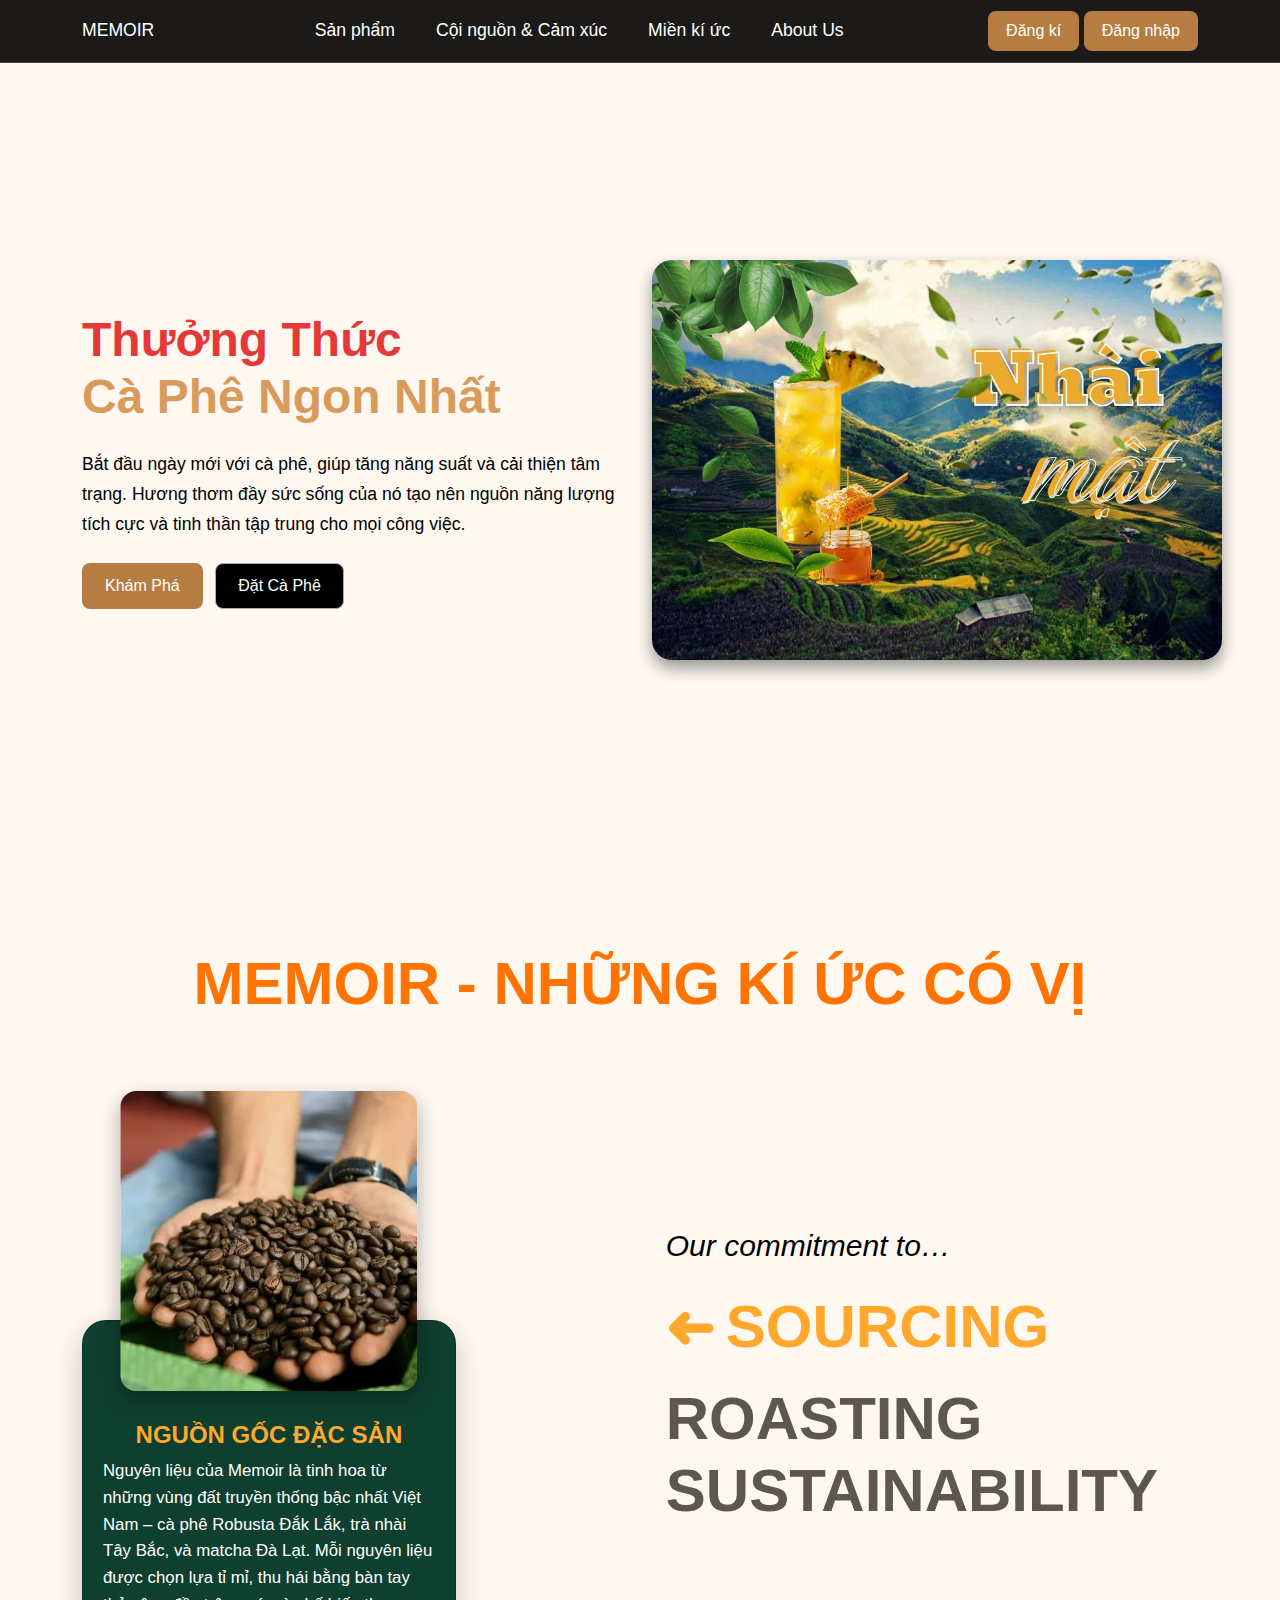
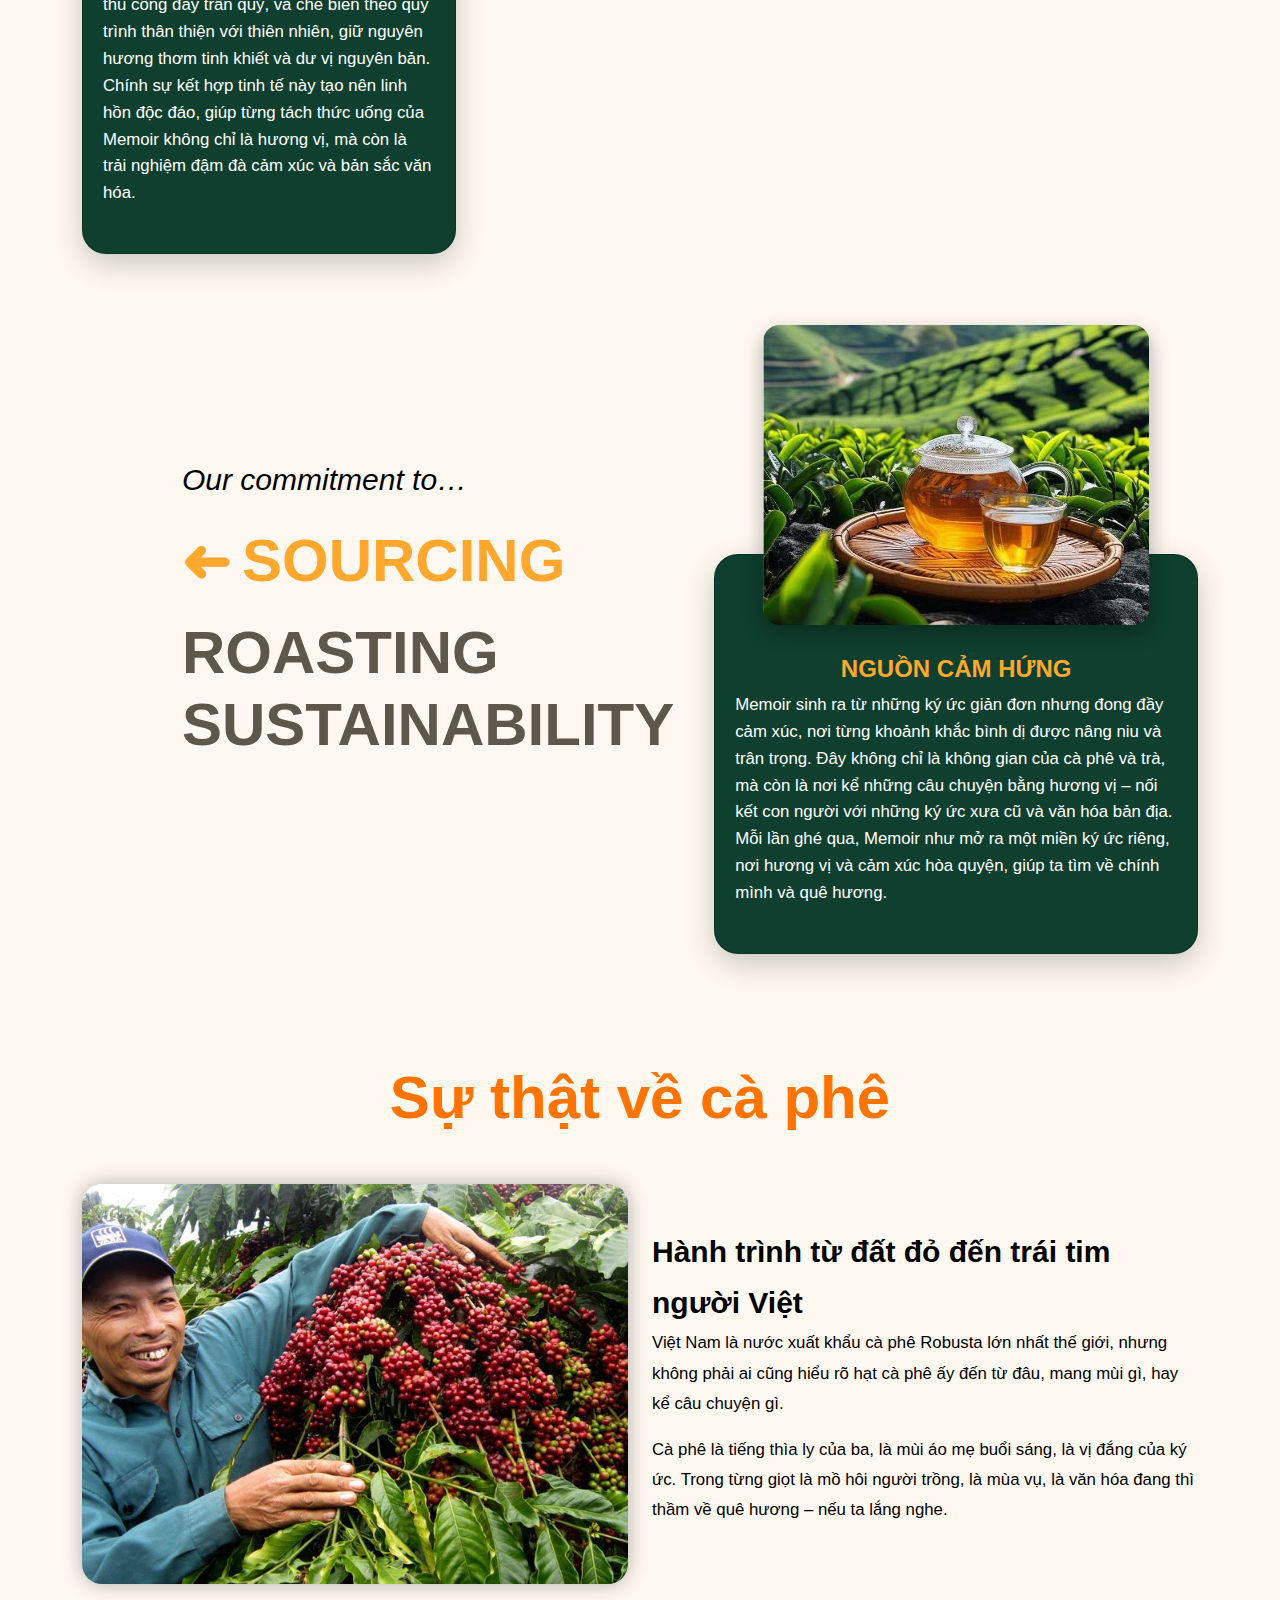
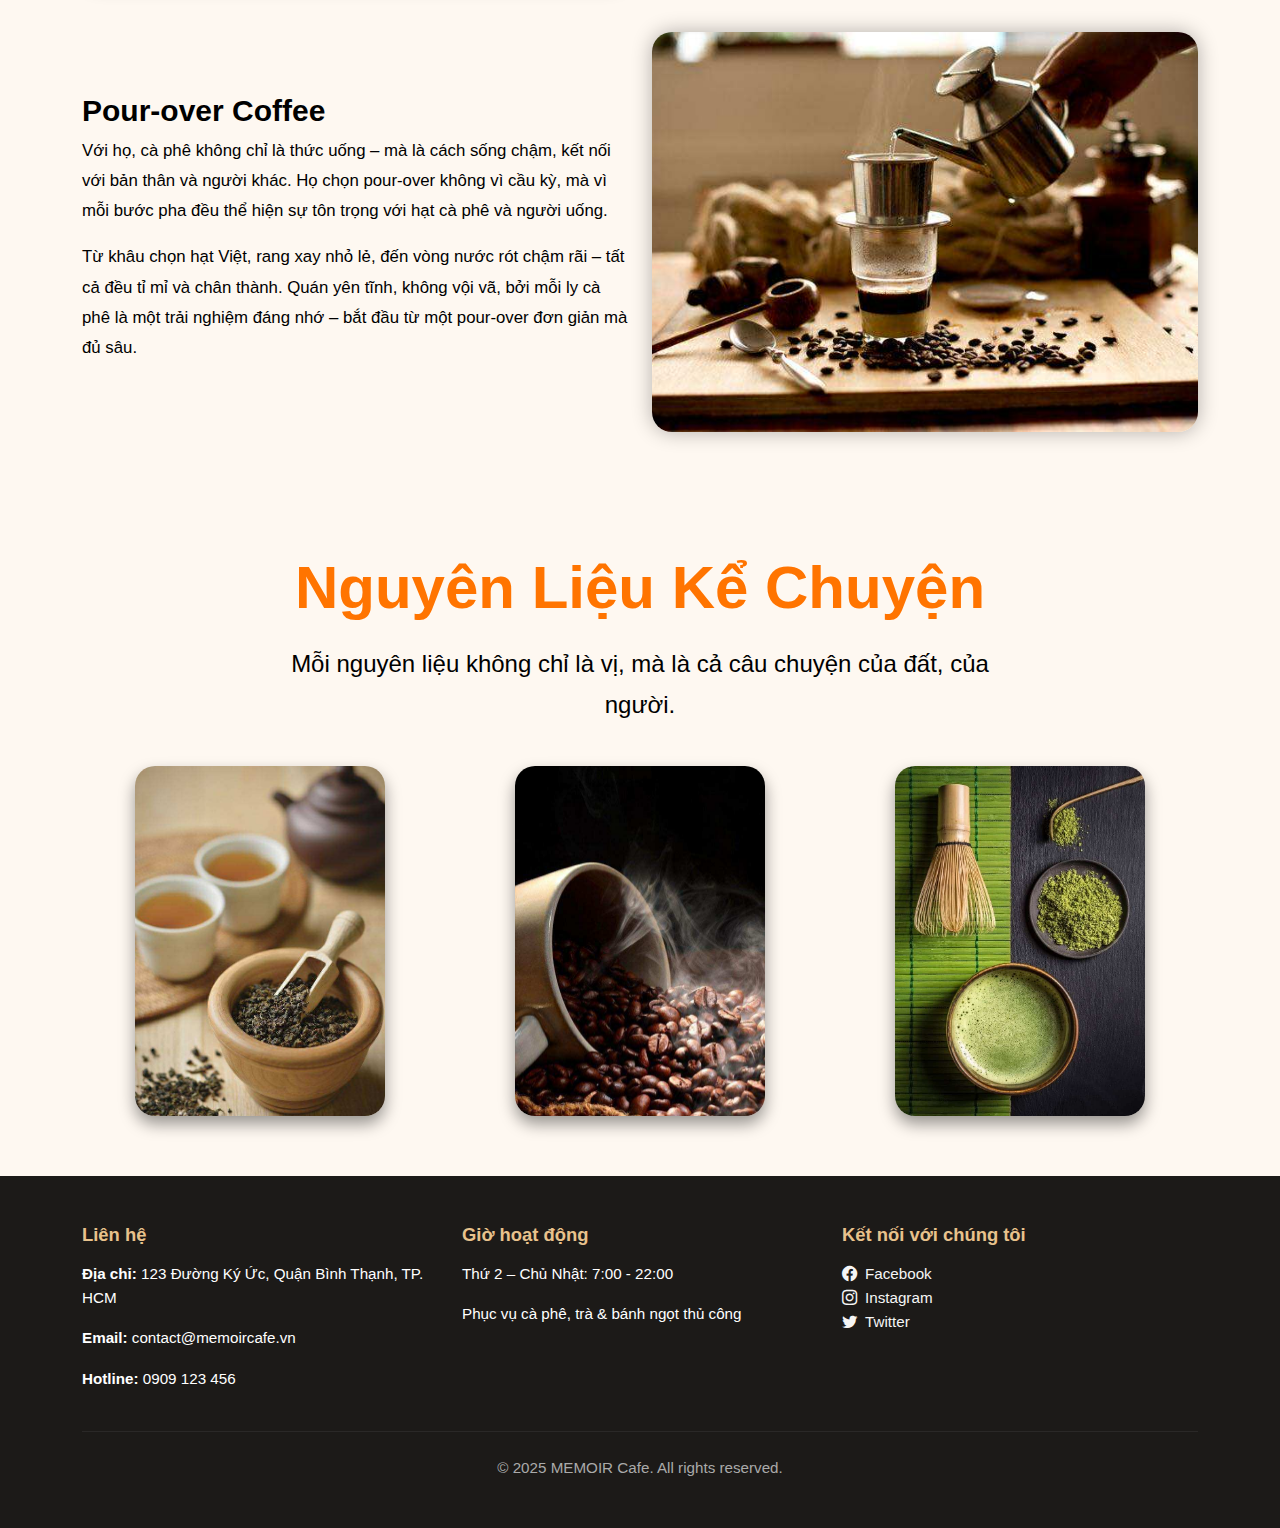
<file: index.html>
<!DOCTYPE html>
<html lang="en">
    <head>
        <meta charset="UTF-8" />
        <meta name="viewport" content="width=device-width, initial-scale=1.0" />
        <title>Memoir</title>
        <link
            href="https://cdn.jsdelivr.net/npm/bootstrap@5.3.3/dist/css/bootstrap.min.css"
            rel="stylesheet"
            />

        <link href="https://cdn.jsdelivr.net/npm/bootstrap-icons@1.10.5/font/bootstrap-icons.css" rel="stylesheet">

        <link rel="icon" href="favicon.ico" type="image/x-icon" />

        <style>
            body {
                font-family: 'Segoe UI', 'Roboto', sans-serif;
                
                color: #f5f5f5;
                line-height: 1.7;
            }

            .navbar {
                position: fixed;
                width: 100%;
                background-color: #1c1a18;
                border-bottom: 1px solid #444;
                z-index: 1000;
            }

            .navbar-brand,
            .nav-link {

                color: #fff !important;
                font-weight: 500;
                font-size: 1.1rem;
                transition: color 0.3s ease;
            }
            .btn {
                color: #fff !important;
                font-weight: 500;
            }

            .btn-register {
                background-color: #b57d42;
                border: none;
                padding: 8px 18px;
                border-radius: 8px;
                font-weight: 500;
            }

            .hero {
                min-height: 100vh; /* full chiều cao màn hình */
                display: flex;
                align-items: center;
                background-color: #1c1a18;
                padding: 100px 15px 80px;
                overflow: hidden;
            }
            .hero h1 {
                font-size: 3rem;
                font-weight: bold;
                color: #e53838;
            }

            .hero span {
                color: #d89b5c;
            }

            .hero p {
                color: black;
                font-size: 1.1rem;
            }

            .btn-explore {
                background-color: #b57d42;
                color: white;
                padding: 10px 22px;
                border-radius: 8px;
                font-weight: 500;
            }

            .btn-order {
                background-color: black;
                border: 1px solid #aaa;
                color: white;
                padding: 10px 22px;
                border-radius: 8px;
                font-weight: 500;
            }

            .img-fluid.rounded {
                border-radius: 20px !important;
                box-shadow: 0 8px 16px rgba(0, 0, 0, 0.4);
            }

            h2 {
                font-size: 3rem;
                font-weight: 600;
                color: #ffa82d;
            }

            section h1 {
                font-size: 2.5rem;
                color: #ffa82d;
                font-weight: bold;
            }

            section p {
                font-size: 1.05rem;
                color: #d6d6d6;
            }

            section {
                padding-top: 60px;
                padding-bottom: 60px;
            }

            .container img {

                object-fit: cover;
                border-radius: 20px;
            }

            .feature-image {
                width: 100%;
                height: 500px;
                ;
                max-height: 400px;
                border-radius: 1rem;
                object-fit: cover;
                object-position: center;
                box-shadow: 0 0 20px rgba(0,0,0,0.3);
            }


            .footer-custom {
                background-color: #1c1a18;
                font-size: 0.95rem;
                line-height: 1.6;
            }

            .footer-heading {
                color: #e8c28c;
                font-size: 1.15rem;
                font-weight: 600;
                margin-bottom: 1rem;
            }

            .footer-link {
                color: #f5f5f5;
                text-decoration: none;
            }

            .footer-link:hover {
                color: #d89b5c;
                text-decoration: underline;
            }
            .logo-container {
                display: flex;
                align-items: center;
                justify-content:flex-start; /* hoặc flex-start nếu muốn căn trái */

            }

            .logo {
                max-height: 60px;  /* Chiều cao tối đa */
                height: auto;
                width: auto;
                object-fit: contain;
            }

            .container-2 {
                display: flex;
                /*                padding: 60px 40px;*/
                justify-content: space-between;
                align-items: flex-start;
                z-index: 1;

                justify-content: center;
                padding-top: 100px;
            }

            .left {
                flex: 1;
                padding-right: 40px;
            }

            .left p {
                font-style: italic;
                font-size: 20px;
                margin-bottom: 20px;
            }

            .left h1 {
                font-size: 60px;
                margin: 0;
                font-weight: 900;
                display: flex;
                align-items: center;
            }

            .left h1 span.arrow {
                font-size: 60px;
                margin-right: 10px;
                transform: scaleX(-1);
            }

            .left .subheading {
                font-size: 60px;
                color: #5e574c;
                font-weight: bold;
                margin-top: 20px;
                line-height: 1.2;
            }

            .right {
                flex: 1;
                background-color: #12362d;
                border-radius: 20px 0 0 20px;
                padding: 30px;
                color: #fff;
                position: relative;
            }

            .right img {
                width: 100%;
                max-height: 220px;
                object-fit: cover;
                border-radius: 20px 20px 0 0;
                margin-bottom: 20px;
            }

            .right h2 {
                font-size: 26px;
                font-weight: normal;
                margin-bottom: 20px;
            }

            .right p {
                font-size: 16px;
                line-height: 1.6;
            }

            .card {
                position: relative;
                background-color: #0f3f2f;
                border-radius: 24px;
                width: 90%;
                max-width: 600px;
                padding: 100px 20px 30px; /* padding-top lớn để ảnh không che */
                color: white;
                box-shadow: 0 10px 30px rgba(0, 0, 0, 0.2);
            }

            .image-card {
                position: absolute;
                top: -60px;
                left: 50%;
                transform: translateX(-50%);
                width: 80%;
            }

            .image-card img {
                width: 100%;
                border-radius: 16px;
                object-fit: cover;
                box-shadow: 0 8px 20px rgba(0, 0, 0, 0.3);
            }

            .card-content h2 {
                font-size: 1.5rem;
                margin-bottom: 0.5rem;
            }
            .card-content p {

                line-height: 1.6;
            }



            @media (max-width: 768px) {
                .hero h1 {
                    font-size: 2.2rem;
                }
                .container img {
                    max-height: 280px;
                }
            }






        </style>
    </head>
    <body>
        <nav class="navbar navbar-expand-lg">


            <div class="container" >

                <a class="navbar-brand" href="#">MEMOIR</a>
                <button
                    class="navbar-toggler"
                    type="button"
                    data-bs-toggle="collapse"
                    data-bs-target="#navbarNav"
                    >
                    <span class="navbar-toggler-icon"></span>
                </button>
                <div
                    class="collapse navbar-collapse"
                    id="navbarNav"
                    style="flex-grow: 0;"
                    >
                    <ul class="navbar-nav me-auto mb-2 mb-lg-0" style="gap: 25px">
                        <li class="nav-item"><a class="nav-link" href="MenuMemoir.html">Sản phẩm</a></li>
                        <li class="nav-item">
                            <a class="nav-link" href="index.html">Cội nguồn & Cảm xúc</a>
                        </li>
                        <li class="nav-item">
                            <a class="nav-link" href="MienKiUc.html">Miền kí ức</a>
                        </li>
                        <li class="nav-item">
                            <a class="nav-link" href="AboutUs.html">About Us</a>
                        </li>
                    </ul>
                </div>
                <div>
                    <a class="btn btn-register" href="Register.html">Đăng kí</a>
                    <a class="btn btn-register" href="Login.html">Đăng nhập</a>
                </div>




            </div>
        </nav>

        <section class="hero text-white" style="    background-color: #fef8f1" >
            <div class="container" style="">
                <div class="row align-items-center">
                    <div class="col-md-6">
                        <h1>Thưởng Thức <br><span>Cà Phê Ngon Nhất</span></h1>
                        <p class="my-4">
                            Bắt đầu ngày mới với cà phê, giúp tăng năng suất và cải thiện tâm
                            trạng. Hương thơm đầy sức sống của nó tạo nên nguồn năng lượng
                            tích cực và tinh thần tập trung cho mọi công việc.
                        </p>
                        <a class="btn btn-explore me-2" href="index.html">Khám Phá</a>
                        <a class="btn btn-order" href="MenuMemoir.html">Đặt Cà Phê</a>
                    </div>
                    <div class="col-md-6 text-center position-relative" style="min-height: 400px; text-align: left !important">
                        <img src="hinh1.jpg" id="heroImage" alt="Hình cà phê" class="img-fluid rounded position-absolute w-100 h-100" style="transition: opacity 1s; object-fit: cover;" />
                        <img src="trangdau.jpg" id="heroImage2" alt="Trang đầu matcha" class="img-fluid rounded position-absolute w-100 h-100" style="transition: opacity 1s; object-fit: cover; opacity: 0;" />
                    </div>
                </div>
            </div>
        </section>

        <section class="py-5" style="background-color: #fef8f1">

            <h1 style="text-align: center; color:#d0894e; margin-bottom:30px; color: #ff7400; font-size: 60px">MEMOIR - NHỮNG KÍ ỨC CÓ VỊ </h1>
            <div class="container">
                <!-- NGUỒN CẢM HỨNG -->
                




                <div class="container-2" style="margin-top: 200px; display: flex; justify-content: center;">
                    <!-- CARD BÊN TRÁI -->
                    <div class="card" style="margin-right: 60px;">
                        <div class="image-card">
                            <img src="robusta-1-768x445.jpeg" alt="Sourcing Image" style="position: absolute; top: -170px; height: 300px;" />
                        </div>
                        <div class="card-content">
                            <h2 style="text-align: center">NGUỒN GỐC ĐẶC SẢN</h2>
                            <p style="color: white">
                                Nguyên liệu của Memoir là tinh hoa từ những vùng đất truyền thống bậc nhất Việt Nam – cà phê Robusta Đắk Lắk, trà nhài Tây Bắc, và matcha Đà Lạt. Mỗi nguyên liệu được chọn lựa tỉ mỉ, thu hái bằng bàn tay thủ công đầy trân quý, và chế biến theo quy trình thân thiện với thiên nhiên, giữ nguyên hương thơm tinh khiết và dư vị nguyên bản. Chính sự kết hợp tinh tế này tạo nên linh hồn độc đáo, giúp từng tách thức uống của Memoir không chỉ là hương vị, mà còn là trải nghiệm đậm đà cảm xúc và bản sắc văn hóa.
                            </p>
                        </div>
                    </div>

                    <!-- TEXT BÊN PHẢI -->
                    <div class="left" style="margin-left: 150px; margin-top: -100px;">
                        <p style="font-size: 30px; color: black">Our <em>commitment</em> to…</p>
                        <h1><span class="arrow">➜</span> SOURCING</h1>
                        <div class="subheading">ROASTING<br>SUSTAINABILITY</div>
                    </div>
                </div>
                
                
                <div class="container-2" style="margin-top: 200px">
                    <div class="left" style="margin-left: 100px; margin-top: -100px">
                        <p style="font-size: 30px; color: black">Our <em>commitment</em> to…</p>
                        <h1 style="font-size: 60px"><span class="arrow">➜</span> SOURCING</h1>
                        <div class="subheading">ROASTING<br>SUSTAINABILITY</div>
                    </div>
                    <div class="card">
                        <div class="image-card">
                            <img src="hinh2.jpg" alt="Sourcing Image" style="position: absolute; top: -170px; height: 300px" />
                        </div>

                        <div class="card-content">
                            <h2 style="text-align: center">NGUỒN CẢM HỨNG</h2>
                            <p style="color: white">
                                Memoir sinh ra từ những ký ức giản đơn nhưng đong đầy cảm xúc, nơi từng khoảnh khắc bình dị được nâng niu và trân trọng. Đây không chỉ là không gian của cà phê và trà, mà còn là nơi kể những câu chuyện bằng hương vị – nối kết con người với những ký ức xưa cũ và văn hóa bản địa. Mỗi lần ghé qua, Memoir như mở ra một miền ký ức riêng, nơi hương vị và cảm xúc hòa quyện, giúp ta tìm về chính mình và quê hương.
                            </p>

                        </div>

                    </div>
                </div>

                
            </div>
        </section>


        <section style="background-color: #fef8f1; padding: 60px 0;">
            <div class="container">
                
                <h2 class="mb-3" style="text-align: center; color: #ff7400; font-size: 60px"> Sự thật về cà phê</h2>
                <div class="row align-items-center mb-5" style="margin-top: 50px">
                    <div class="col-md-6">
                        <img src="hinh7.jpg" alt="Hành trình cà phê Việt" class="feature-image rounded-oval">
                    </div>
                    <div class="col-md-6 text-white">
                        <strong style="color: black; font-size: 30px">Hành trình từ đất đỏ đến trái tim người Việt</strong> 
                        <p style="color: black; line-height: 1.8;">
                            
                            Việt Nam là nước xuất khẩu cà phê Robusta lớn nhất thế giới, nhưng không phải ai cũng hiểu rõ hạt cà phê ấy đến từ đâu, mang mùi gì, hay kể câu chuyện gì.
                        </p>
                        <p style="color: black; line-height: 1.8;">
                            Cà phê là tiếng thìa ly của ba, là mùi áo mẹ buổi sáng, là vị đắng của ký ức. Trong từng giọt là mồ hôi người trồng, là mùa vụ, là văn hóa đang thì thầm về quê hương – nếu ta lắng nghe.
                        </p>

                    </div>
                </div>

                <div class="row align-items-center flex-md-row-reverse">
                    <div class="col-md-6">
                        <img src="hinh6.jpg" alt="Cà phê pour-over" class="feature-image rounded-oval">
                    </div>
                    <div class="col-md-6 text-white">
                        <strong style="color: black; font-size: 30px">Pour-over Coffee</strong> 

                        <p style="color: black; line-height: 1.8;">
                            Với họ, cà phê không chỉ là thức uống – mà là cách sống chậm, kết nối với bản thân và người khác. Họ chọn pour-over không vì cầu kỳ, mà vì mỗi bước pha đều thể hiện sự tôn trọng với hạt cà phê và người uống.
                        </p>
                        <p style="color: black; line-height: 1.8;">
                            Từ khâu chọn hạt Việt, rang xay nhỏ lẻ, đến vòng nước rót chậm rãi – tất cả đều tỉ mỉ và chân thành. Quán yên tĩnh, không vội vã, bởi mỗi ly cà phê là một trải nghiệm đáng nhớ – bắt đầu từ một pour-over đơn giản mà đủ sâu.
                        </p>

                    </div>
                </div>
            </div>
        </section>

        <section style="background-color: #fef8f1; padding: 60px 0;">
            <div class="container text-center">
                <h2 style="color: #ff7400; font-size: 60px; margin-bottom: 20px;">Nguyên Liệu Kể Chuyện</h2>
                <p style="color: black; font-size: 1.5rem; max-width: 700px; margin: 0 auto 40px;">
                    Mỗi nguyên liệu không chỉ là vị, mà là cả câu chuyện của đất, của người.
                </p>

                <div class="row g-4">
                    <div class="col-md-4">
                        <img src="lieu1.jpg" alt="Hạt cà phê" class="img-fluid rounded" style="height: 350px; object-fit: cover; width: 70%" />
                    </div>
                    <div class="col-md-4">
                        <img src="lieu2.jpg" alt="Lá trà nhài" class="img-fluid rounded" style="height: 350px; object-fit: cover; width: 70%" />
                    </div>
                    <div class="col-md-4">
                        <img src="lieu3.jpg" alt="Bột matcha" class="img-fluid rounded" style="height: 350px; object-fit: cover; width: 70%" />
                    </div>
                </div>
            </div>
        </section>

        <footer class="footer-custom text-white py-5">
            <div class="container">
                <div class="row gy-4">
                    <!-- Cột 1: Liên hệ -->
                    <div class="col-md-4">
                        <h5 class="footer-heading">Liên hệ</h5>
                        <p><strong>Địa chỉ:</strong> 123 Đường Ký Ức, Quận Bình Thạnh, TP. HCM</p>
                        <p><strong>Email:</strong> contact@memoircafe.vn</p>
                        <p><strong>Hotline:</strong> 0909 123 456</p>
                    </div>

                    <!-- Cột 2: Giờ hoạt động -->
                    <div class="col-md-4">
                        <h5 class="footer-heading">Giờ hoạt động</h5>
                        <p>Thứ 2 – Chủ Nhật: 7:00 - 22:00</p>
                        <p>Phục vụ cà phê, trà & bánh ngọt thủ công</p>
                    </div>

                    <!-- Cột 3: Mạng xã hội -->
                    <div class="col-md-4">
                        <h5 class="footer-heading">Kết nối với chúng tôi</h5>
                        <p>
                            <a href="https://www.facebook.com/profile.php?id=61576429155130" class="footer-link"><i class="bi bi-facebook me-2"></i>Facebook</a><br>
                            <a href="#" class="footer-link"><i class="bi bi-instagram me-2"></i>Instagram</a><br>
                            <a href="#" class="footer-link"><i class="bi bi-twitter me-2"></i>Twitter</a>
                        </p>
                    </div>
                </div>

                <hr class="my-4" style="border-top: 1px solid #555;">
                <div class="text-center" style="color: #aaa;">
                    © 2025 MEMOIR Cafe. All rights reserved.
                </div>
            </div>
        </footer>





        <script src="https://cdn.jsdelivr.net/npm/bootstrap@5.3.3/dist/js/bootstrap.bundle.min.js"></script>

        <script>
            const img1 = document.getElementById("heroImage");
            const img2 = document.getElementById("heroImage2");
            let showing = true;

            setInterval(() => {
                if (showing) {
                    img1.style.opacity = "0";
                    img2.style.opacity = "1";
                } else {
                    img1.style.opacity = "1";
                    img2.style.opacity = "0";
                }
                showing = !showing;
            }, 4000);
        </script>
    </body>
</html>
</file>
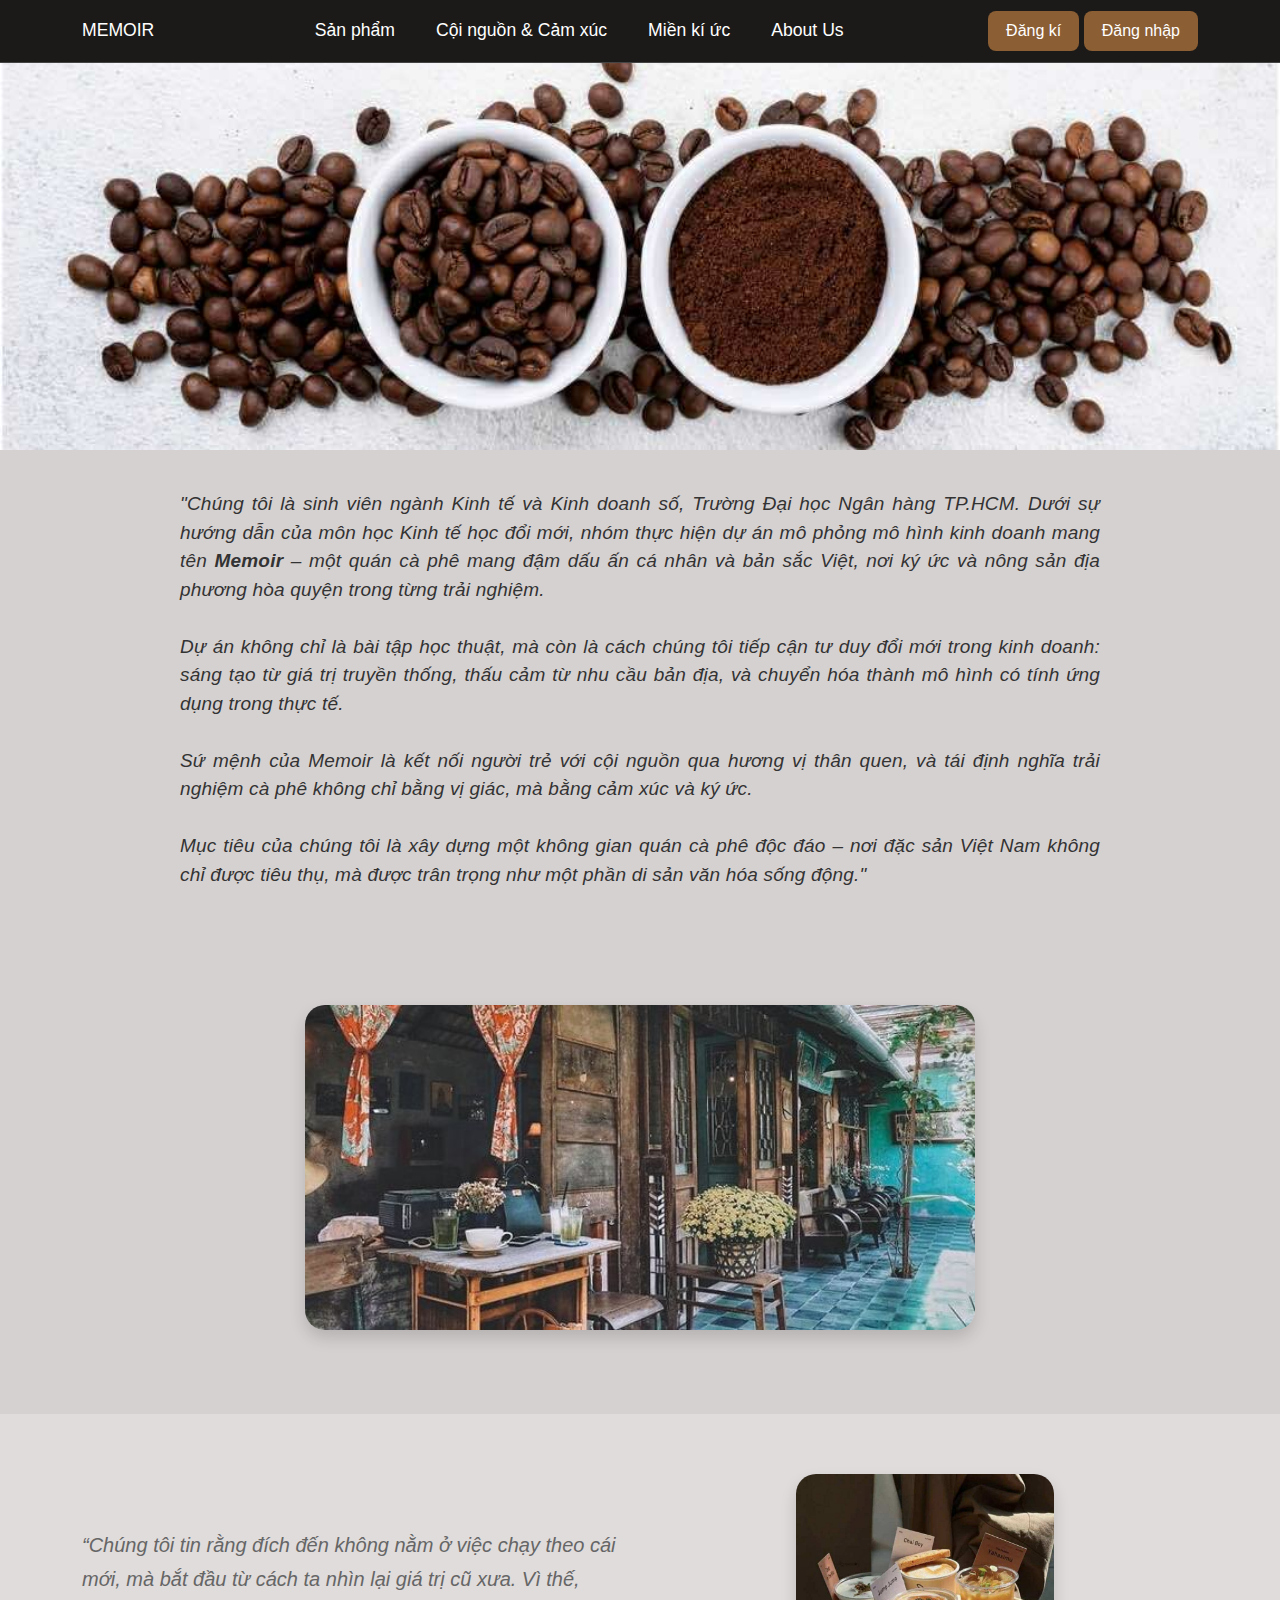
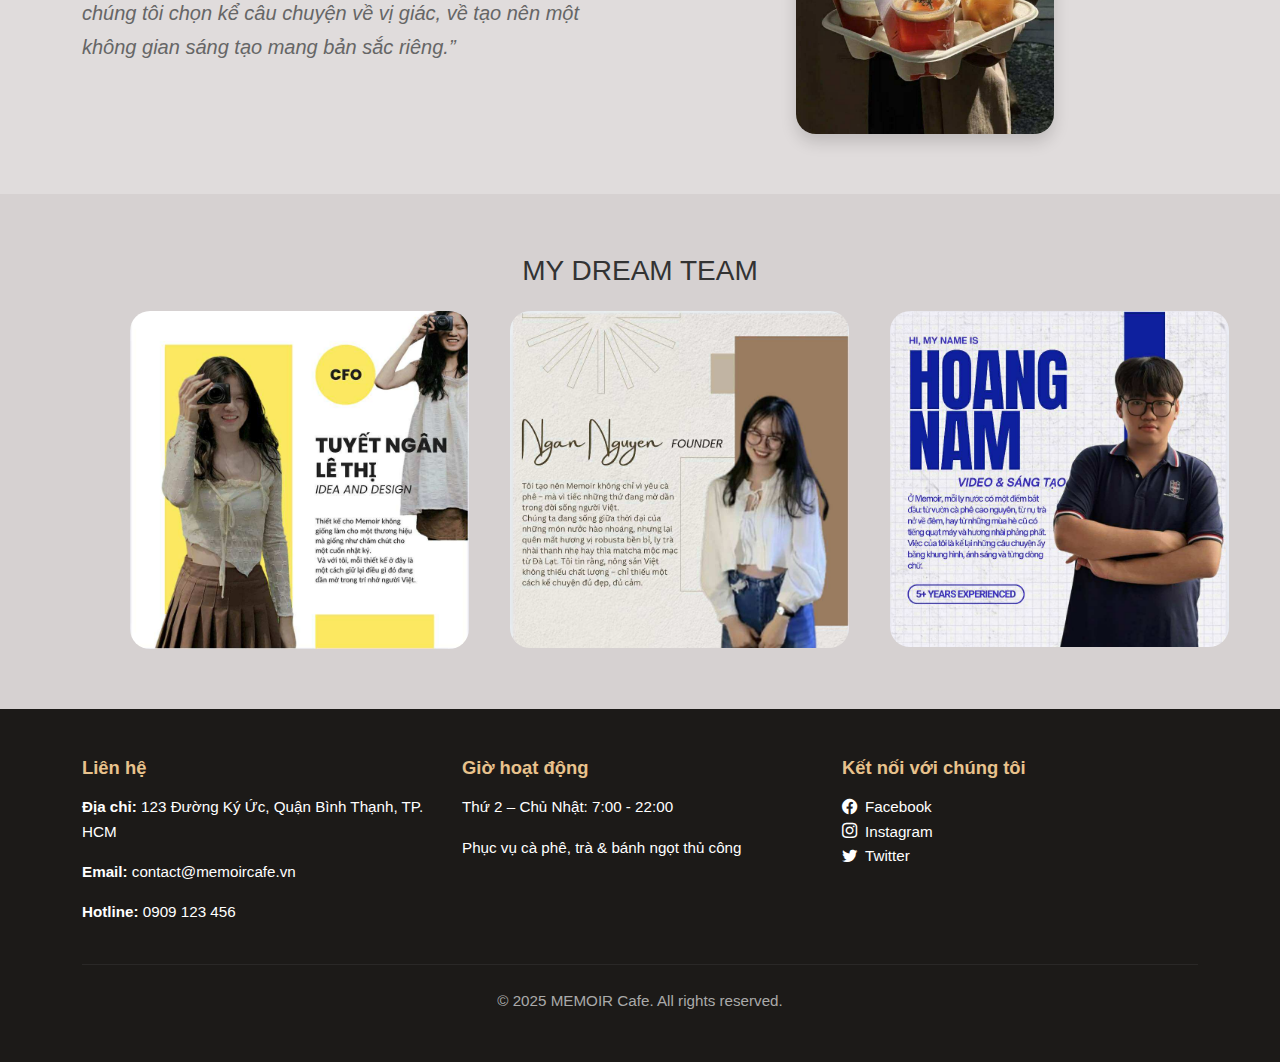
<file: AboutUs.html>
<!DOCTYPE html>
<html lang="vi">
    <head>
        <meta charset="UTF-8" />
        <meta name="viewport" content="width=device-width, initial-scale=1.0"/>
        <title>Memoir - Shop</title>
        <link href="https://cdn.jsdelivr.net/npm/bootstrap@5.3.0/dist/css/bootstrap.min.css" rel="stylesheet">
        <link href="https://cdn.jsdelivr.net/npm/bootstrap-icons@1.10.5/font/bootstrap-icons.css" rel="stylesheet" />
        <link rel="icon" href="favicon.ico" type="image/x-icon" />
        <style>
            body {
                font-family: 'Segoe UI', 'Roboto', sans-serif;
                background-color: #d6d1d1;
                color: #333333;
                line-height: 1.7;
            }

            .navbar {
                position: fixed;
                width: 100%;
                background-color: #1c1a18; /* Khôi phục màu nền navbar */
                border-bottom: 1px solid #444;
            }

            .navbar-brand,
            .nav-link {

                color: #fff !important;
                font-weight: 500;
                font-size: 1.1rem;
                transition: color 0.3s ease;
            }
            .btn {
                color: #fff !important;
                font-weight: 500;
            }

            .btn-register {
                background-color: #8b5e34;
                border: none;
                padding: 8px 18px;
                border-radius: 8px;
                font-weight: 500;
            }

            .hero {
                min-height: 100vh;
                display: flex;
                align-items: center;
                background-color: #d6d1d1;
                padding: 100px 15px 80px;
                overflow: hidden;
            }

            .hero h1 {
                font-size: 3rem;
                font-weight: bold;
                color: #5a4031;
            }

            .hero span {
                color: #8b5e34;
            }

            .hero p {
                color: #666666;
                font-size: 1.1rem;
            }

            .btn-explore {
                background-color: #8b5e34;
                color: white;
                padding: 10px 22px;
                border-radius: 8px;
                font-weight: 500;
            }

            .btn-order {
                background-color: transparent;
                border: 1px solid #666666;
                color: #333333;
                padding: 10px 22px;
                border-radius: 8px;
                font-weight: 500;
            }

            .img-fluid.rounded {
                border-radius: 20px !important;
                box-shadow: 0 8px 16px rgba(0, 0, 0, 0.2);
            }

            .img-fluid {
                max-width: 130%;
                height: auto;
            }

            h2 {
                font-size: 2rem;
                font-weight: 600;
                color: #5a4031;
            }

            section h1 {
                font-size: 2.5rem;
                color: #5a4031;
                font-weight: bold;
            }

            section p {
                font-size: 1.05rem;
                color: #666666;
            }

            section {
                padding-top: 60px;
                padding-bottom: 60px;
            }

            .container img {
                object-fit: cover;
                border-radius: 20px;
            }

            .feature-image {
                width: 100%;
                height: 500px;
                max-height: 400px;
                border-radius: 1rem;
                object-fit: cover;
                object-position: center;
                box-shadow: 0 0 20px rgba(0,0,0,0.2);
            }

            .about-section {
                background-color: #e0dcdc;
                padding: 60px 0;
            }

            .team-section {
                background-color: #d6d1d1;
                padding: 60px 0;
            }

            .quote-section {
                background-color: #e0dcdc;
                padding: 60px 0;
            }

            .team-member {
                border-radius: 16px;
                overflow: hidden;
                box-shadow: 0 4px 10px rgba(0,0,0,0.1);
                text-align: center;
                padding: 16px;
                background: #ffffff;
            }

            .team-member h5 {
                margin-top: 12px;
                font-weight: bold;
                color: #5a4031;
            }

            .highlight {
                font-weight: bold;
                font-size: 1.1rem;
                color: #8b5e34;
            }

            .footer-custom {
                background-color: #1c1a18; /* Khôi phục màu nền footer */
                font-size: 0.95rem;
                line-height: 1.6;
            }

            .footer-heading {
                color: #e8c28c;
                font-size: 1.15rem;
                font-weight: 600;
                margin-bottom: 1rem;
            }

            .footer-link {
                color: #ffffff;
                text-decoration: none;
            }

            .footer-link:hover {
                color: #e8c28c;
                text-decoration: underline;
            }

            @media (max-width: 768px) {
                .hero h1 {
                    font-size: 2.5rem;
                }

                .hero p {
                    font-size: 1rem;
                }

                .about-section, .team-section, .quote-section {
                    padding: 40px 0;
                }

                .feature-image {
                    height: 300px;
                    max-height: 300px;
                }

                
            }
        </style>
    </head>
    <body>

        <!-- Navbar -->
        <nav class="navbar navbar-expand-lg">
            <div class="container">
                <a class="navbar-brand" href="index.html">MEMOIR</a>
                <button
                    class="navbar-toggler"
                    type="button"
                    data-bs-toggle="collapse"
                    data-bs-target="#navbarNav"
                    >
                    <span class="navbar-toggler-icon"></span>
                </button>
                <div class="collapse navbar-collapse" id="navbarNav" style="flex-grow: 0">
                    <ul class="navbar-nav me-auto mb-2 mb-lg-0" style="gap: 25px">

                        <li class="nav-item"><a class="nav-link" href="MenuMemoir.html">Sản phẩm</a></li>
                        <li class="nav-item"><a class="nav-link" href="ThuongHieu.html">Cội nguồn & Cảm xúc</a></li>
                        <li class="nav-item"><a class="nav-link" href="MienKiUc.html">Miền kí ức</a></li>

                        <li class="nav-item"><a class="nav-link" href="AboutUs.html">About Us</a></li>
                    </ul>
                </div>
                <div>
                    <a class="btn btn-register" href="Register.html">Đăng kí</a>
                    <a class="btn btn-register" href="Login.html">Đăng nhập</a>
                </div>
            </div>
        </nav>

        <img src="banner2.jpg" style="    margin-top: 50px;
             width: 100%;
             height: 400px;">

        <!-- About Us -->
        <section style="padding: 40px; max-width: 1000px; margin: auto; font-family: 'Segoe UI', 'Arial', sans-serif;">
            

            <p style="font-size: 19px; line-height: 1.5; letter-spacing: 0.2px; text-align: justify; color: #333; font-style: italic !important">
                <span style=""></span>
                "Chúng tôi là sinh viên ngành Kinh tế và Kinh doanh số, Trường Đại học Ngân hàng TP.HCM. Dưới sự hướng dẫn của môn học Kinh tế học đổi mới, nhóm thực hiện dự án mô phỏng mô hình kinh doanh mang tên <strong>Memoir</strong> – một quán cà phê mang đậm dấu ấn cá nhân và bản sắc Việt, nơi ký ức và nông sản địa phương hòa quyện trong từng trải nghiệm.
                <br><br>
                Dự án không chỉ là bài tập học thuật, mà còn là cách chúng tôi tiếp cận tư duy đổi mới trong kinh doanh: sáng tạo từ giá trị truyền thống, thấu cảm từ nhu cầu bản địa, và chuyển hóa thành mô hình có tính ứng dụng trong thực tế.
                <br><br>
                Sứ mệnh của Memoir là kết nối người trẻ với cội nguồn qua hương vị thân quen, và tái định nghĩa trải nghiệm cà phê không chỉ bằng vị giác, mà bằng cảm xúc và ký ức.
                <br><br>
                Mục tiêu của chúng tôi là xây dựng một không gian quán cà phê độc đáo – nơi đặc sản Việt Nam không chỉ được tiêu thụ, mà được trân trọng như một phần di sản văn hóa sống động."
                <span style=""></span>
            </p>
        </section>





        <!-- Group Photo -->
        <section>
            <div class="container text-center">
                <img src="xua.jpg" alt="Team Photo" class="img-fluid rounded shadow mb-4" style="width: 60%" />
            </div>
        </section>

        <!-- Quote + Coffee Image -->
        <section class="quote-section">
            <div class="container">
                <div class="row align-items-center g-4">
                    <div class="col-md-6">
                        <blockquote class="fs-5 fst-italic" style="color: #666666;">
                            “Chúng tôi tin rằng đích đến không nằm ở việc chạy theo cái mới, mà bắt đầu từ cách ta nhìn lại giá trị cũ xưa. Vì thế, chúng tôi chọn kể câu chuyện về vị giác, về tạo nên một không gian sáng tạo mang bản sắc riêng.”
                        </blockquote>
                    </div>
                    <div class="col-md-6 text-center">
                        <img src="cucu.jpg" alt="Coffee Quote Image" class="img-fluid rounded shadow" style="max-height: 260px; object-fit: cover;" />
                    </div>
                </div>
            </div>
        </section>

        <!-- My Dream Team -->
        <section class="team-section">
            <div class="container text-center">
                <h3 class="mb-4">MY DREAM TEAM</h3>
                <div class="row g-4 justify-content-center" style="justify-content: space-around !important">
                    <div class="col-sm-6 col-md-4 col-lg-3">

                        <img src="nv1.jpg" alt="Tuyết Ngân" class="img-fluid" />

                    </div>
                    <div class="col-sm-6 col-md-4 col-lg-3">

                        <img src="nv3.jpg" alt="Như Ngân" class="img-fluid" />

                    </div>
                    <div class="col-sm-6 col-md-4 col-lg-3">

                        <img src="nv2.jpg" alt="Hoàng Nam" class="img-fluid" />

                    </div>
                </div>
            </div>
        </section>

        <!-- Footer -->
        <footer class="footer-custom text-white py-5">
            <div class="container">
                <div class="row gy-4">
                    <!-- Cột 1: Liên hệ -->
                    <div class="col-md-4">
                        <h5 class="footer-heading">Liên hệ</h5>
                        <p><strong>Địa chỉ:</strong> 123 Đường Ký Ức, Quận Bình Thạnh, TP. HCM</p>
                        <p><strong>Email:</strong> contact@memoircafe.vn</p>
                        <p><strong>Hotline:</strong> 0909 123 456</p>
                    </div>

                    <!-- Cột 2: Giờ hoạt động -->
                    <div class="col-md-4">
                        <h5 class="footer-heading">Giờ hoạt động</h5>
                        <p>Thứ 2 – Chủ Nhật: 7:00 - 22:00</p>
                        <p>Phục vụ cà phê, trà & bánh ngọt thủ công</p>
                    </div>

                    <!-- Cột 3: Mạng xã hội -->
                    <div class="col-md-4">
                        <h5 class="footer-heading">Kết nối với chúng tôi</h5>
                        <p>
                            <a href="https://www.facebook.com/profile.php?id=61576429155130" class="footer-link"><i class="bi bi-facebook me-2"></i>Facebook</a><br>
                            <a href="#" class="footer-link"><i class="bi bi-instagram me-2"></i>Instagram</a><br>
                            <a href="#" class="footer-link"><i class="bi bi-twitter me-2"></i>Twitter</a>
                        </p>
                    </div>
                </div>

                <hr class="my-4" style="border-top: 1px solid #555;">
                <div class="text-center" style="color: #aaa;">
                    © 2025 MEMOIR Cafe. All rights reserved.
                </div>
            </div>
        </footer>

        <script src="https://cdn.jsdelivr.net/npm/bootstrap@5.3.0/dist/js/bootstrap.bundle.min.js"></script>
    </body>
</html>
</file>
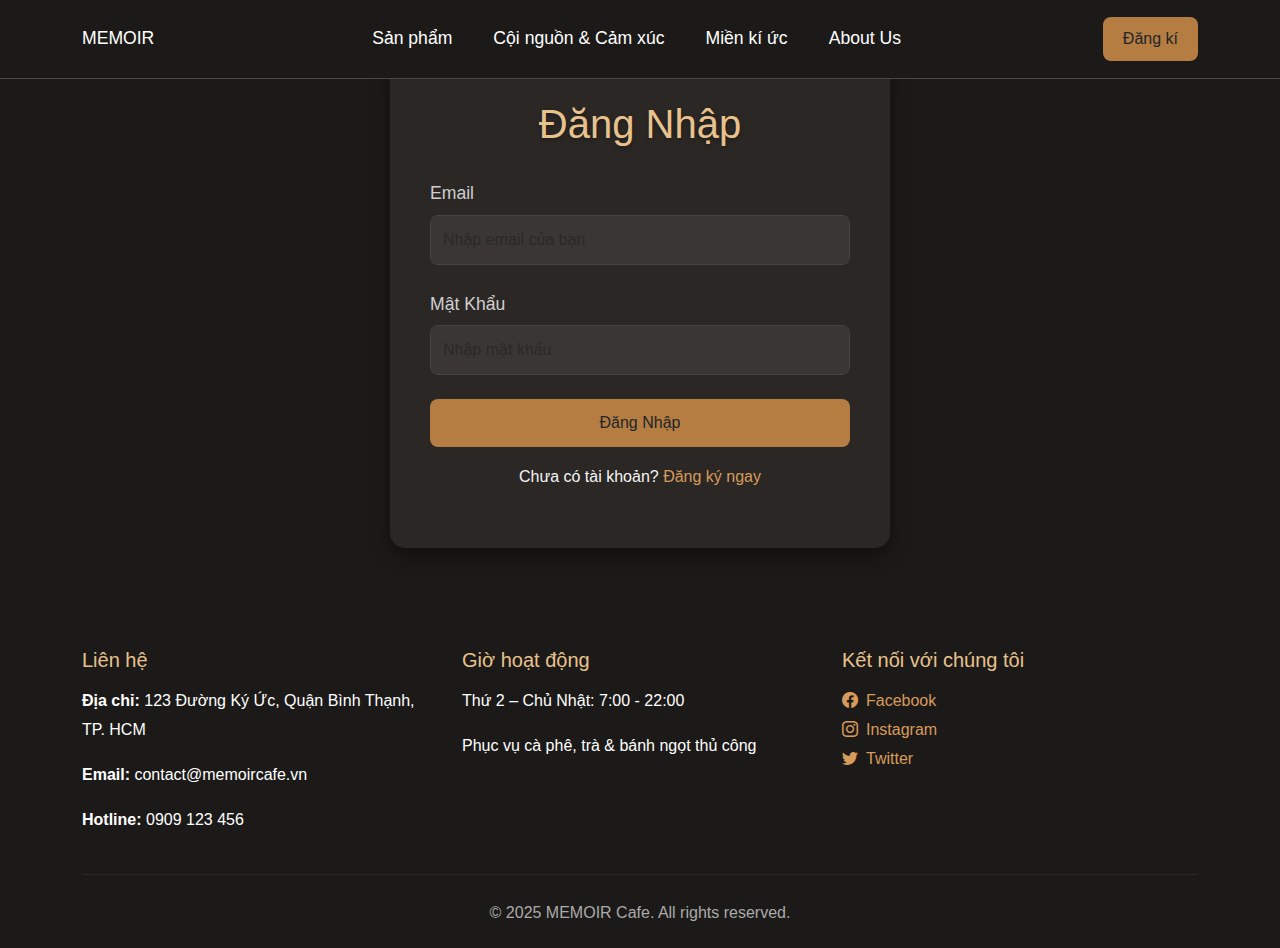
<file: Login.html>
<!DOCTYPE html>
<html lang="vi">
<head>
    <meta charset="UTF-8" />
    <meta name="viewport" content="width=device-width, initial-scale=1.0" />
    <title>Memoir - Đăng Nhập</title>
    <link href="https://cdn.jsdelivr.net/npm/bootstrap@5.3.3/dist/css/bootstrap.min.css" rel="stylesheet">
    <link href="https://cdn.jsdelivr.net/npm/bootstrap-icons@1.10.5/font/bootstrap-icons.css" rel="stylesheet">
    <link rel="icon" href="favicon.ico" type="image/x-icon" />
    <style>
        body {
            font-family: 'Segoe UI', 'Roboto', sans-serif;
            background-color: #1c1a18;
            color: #f5f5f5;
            line-height: 1.8;
            min-height: 100vh;
            display: flex;
            flex-direction: column;
        }

        .navbar {
            position: fixed;
                width: 100%;
            background-color: #1c1a18;
            border-bottom: 1px solid #4a4a4a;
            padding: 15px 0;
        }

        .navbar-brand,
        .nav-link {
            color: #fff !important;
            font-weight: 500;
            font-size: 1.1rem;
            transition: color 0.3s ease;
        }

        .nav-link:hover {
            color: #d89b5c !important;
        }

        .btn-register {
            background-color: #b57d42;
            border: none;
            padding: 10px 20px;
            border-radius: 8px;
            font-weight: 500;
            transition: background-color 0.3s ease;
        }

        .btn-register:hover {
            background-color: #d89b5c;
        }

        .login-section {
            background-color: #2a2725;
            padding: 40px;
            border-radius: 15px;
            box-shadow: 0 8px 20px rgba(0, 0, 0, 0.4);
            max-width: 500px;
            width: 100%;
            margin: 60px auto;
        }

        .login-section h2 {
            font-size: 2.5rem;
            color: #e8c28c;
            text-align: center;
            margin-bottom: 30px;
            text-shadow: 0 2px 4px rgba(0, 0, 0, 0.3);
        }

        .form-group label {
            font-size: 1.1rem;
            color: #cfcfcf;
            margin-bottom: 5px;
        }

        .form-control {
            background-color: #3a3633;
            border: 1px solid #444;
            color: #f5f5f5;
            border-radius: 8px;
            padding: 12px;
            font-size: 1rem;
        }

        .form-control:focus {
            background-color: #3a3633;
            border-color: #d89b5c;
            box-shadow: 0 0 5px rgba(216, 155, 92, 0.5);
            color: #f5f5f5;
        }

        .btn-submit {
            background-color: #b57d42;
            border: none;
            padding: 12px;
            border-radius: 8px;
            font-weight: 500;
            width: 100%;
            transition: background-color 0.3s ease;
        }

        .btn-submit:hover {
            background-color: #d89b5c;
        }

        .text-center a {
            color: #d89b5c;
            text-decoration: none;
            transition: color 0.3s ease;
        }

        .text-center a:hover {
            color: #e8c28c;
            text-decoration: underline;
        }

        .footer-custom {
            background-color: #1c1a18;
            padding: 40px 0 20px;
            margin-top: auto;
        }

        .footer-heading {
            color: #e8c28c;
            margin-bottom: 15px;
        }

        .footer-link {
            color: #d89b5c;
            text-decoration: none;
        }

        .footer-link:hover {
            text-decoration: underline;
            color: #e8c28c;
        }

        @media (max-width: 768px) {
            .login-section {
                padding: 20px;
            }

            .login-section h2 {
                font-size: 2rem;
            }

            .form-control {
                font-size: 0.95rem;
            }
        }
    </style>
</head>
<body>
    <nav class="navbar navbar-expand-lg">
        <div class="container">
            <a class="navbar-brand" href="index.html">MEMOIR</a>
            <button class="navbar-toggler" type="button" data-bs-toggle="collapse" data-bs-target="#navbarNav">
                <span class="navbar-toggler-icon"></span>
            </button>
            <div class="collapse navbar-collapse" id="navbarNav" style="flex-grow: 0">
                <ul class="navbar-nav me-auto mb-2 mb-lg-0" style="gap: 25px">

                    <li class="nav-item"><a class="nav-link" href="MenuMemoir.html">Sản phẩm</a></li>
                    <li class="nav-item"><a class="nav-link" href="index.html">Cội nguồn & Cảm xúc</a></li>
                    <li class="nav-item"><a class="nav-link" href="MienKiUc.html">Miền kí ức</a></li>

                    <li class="nav-item"><a class="nav-link" href="AboutUs.html">About Us</a></li>
                </ul>
            </div>
            <div>
                <a class="btn btn-register" href="Register.html">Đăng kí</a>
                  
            </div>
        </div>
    </nav>

    <section class="login-section">
        <h2>Đăng Nhập</h2>
        <form>
            <div class="form-group mb-4">
                <label for="email">Email</label>
                <input type="email" class="form-control" id="email" placeholder="Nhập email của bạn" required>
            </div>
            <div class="form-group mb-4">
                <label for="password">Mật Khẩu</label>
                <input type="password" class="form-control" id="password" placeholder="Nhập mật khẩu" required>
            </div>
            <button type="submit" class="btn btn-submit">Đăng Nhập</button>
            <p class="text-center mt-3">Chưa có tài khoản? <a href="Register.html">Đăng ký ngay</a></p>
        </form>
    </section>

    <footer class="footer-custom text-white">
        <div class="container">
            <div class="row gy-4">
                <div class="col-md-4">
                    <h5 class="footer-heading">Liên hệ</h5>
                    <p><strong>Địa chỉ:</strong> 123 Đường Ký Ức, Quận Bình Thạnh, TP. HCM</p>
                    <p><strong>Email:</strong> contact@memoircafe.vn</p>
                    <p><strong>Hotline:</strong> 0909 123 456</p>
                </div>
                <div class="col-md-4">
                    <h5 class="footer-heading">Giờ hoạt động</h5>
                    <p>Thứ 2 – Chủ Nhật: 7:00 - 22:00</p>
                    <p>Phục vụ cà phê, trà & bánh ngọt thủ công</p>
                </div>
                <div class="col-md-4">
                    <h5 class="footer-heading">Kết nối với chúng tôi</h5>
                    <p>
                        <a href="https://www.facebook.com/profile.php?id=61576429155130" class="footer-link"><i class="bi bi-facebook me-2"></i>Facebook</a><br>
                        <a href="#" class="footer-link"><i class="bi bi-instagram me-2"></i>Instagram</a><br>
                        <a href="#" class="footer-link"><i class="bi bi-twitter me-2"></i>Twitter</a>
                    </p>
                </div>
            </div>
            <hr class="my-4" style="border-top: 1px solid #555;">
            <div class="text-center" style="color: #aaa;">
                © 2025 MEMOIR Cafe. All rights reserved.
            </div>
        </div>
    </footer>

    <script src="https://cdn.jsdelivr.net/npm/bootstrap@5.3.3/dist/js/bootstrap.bundle.min.js"></script>
</body>
</html>
</file>
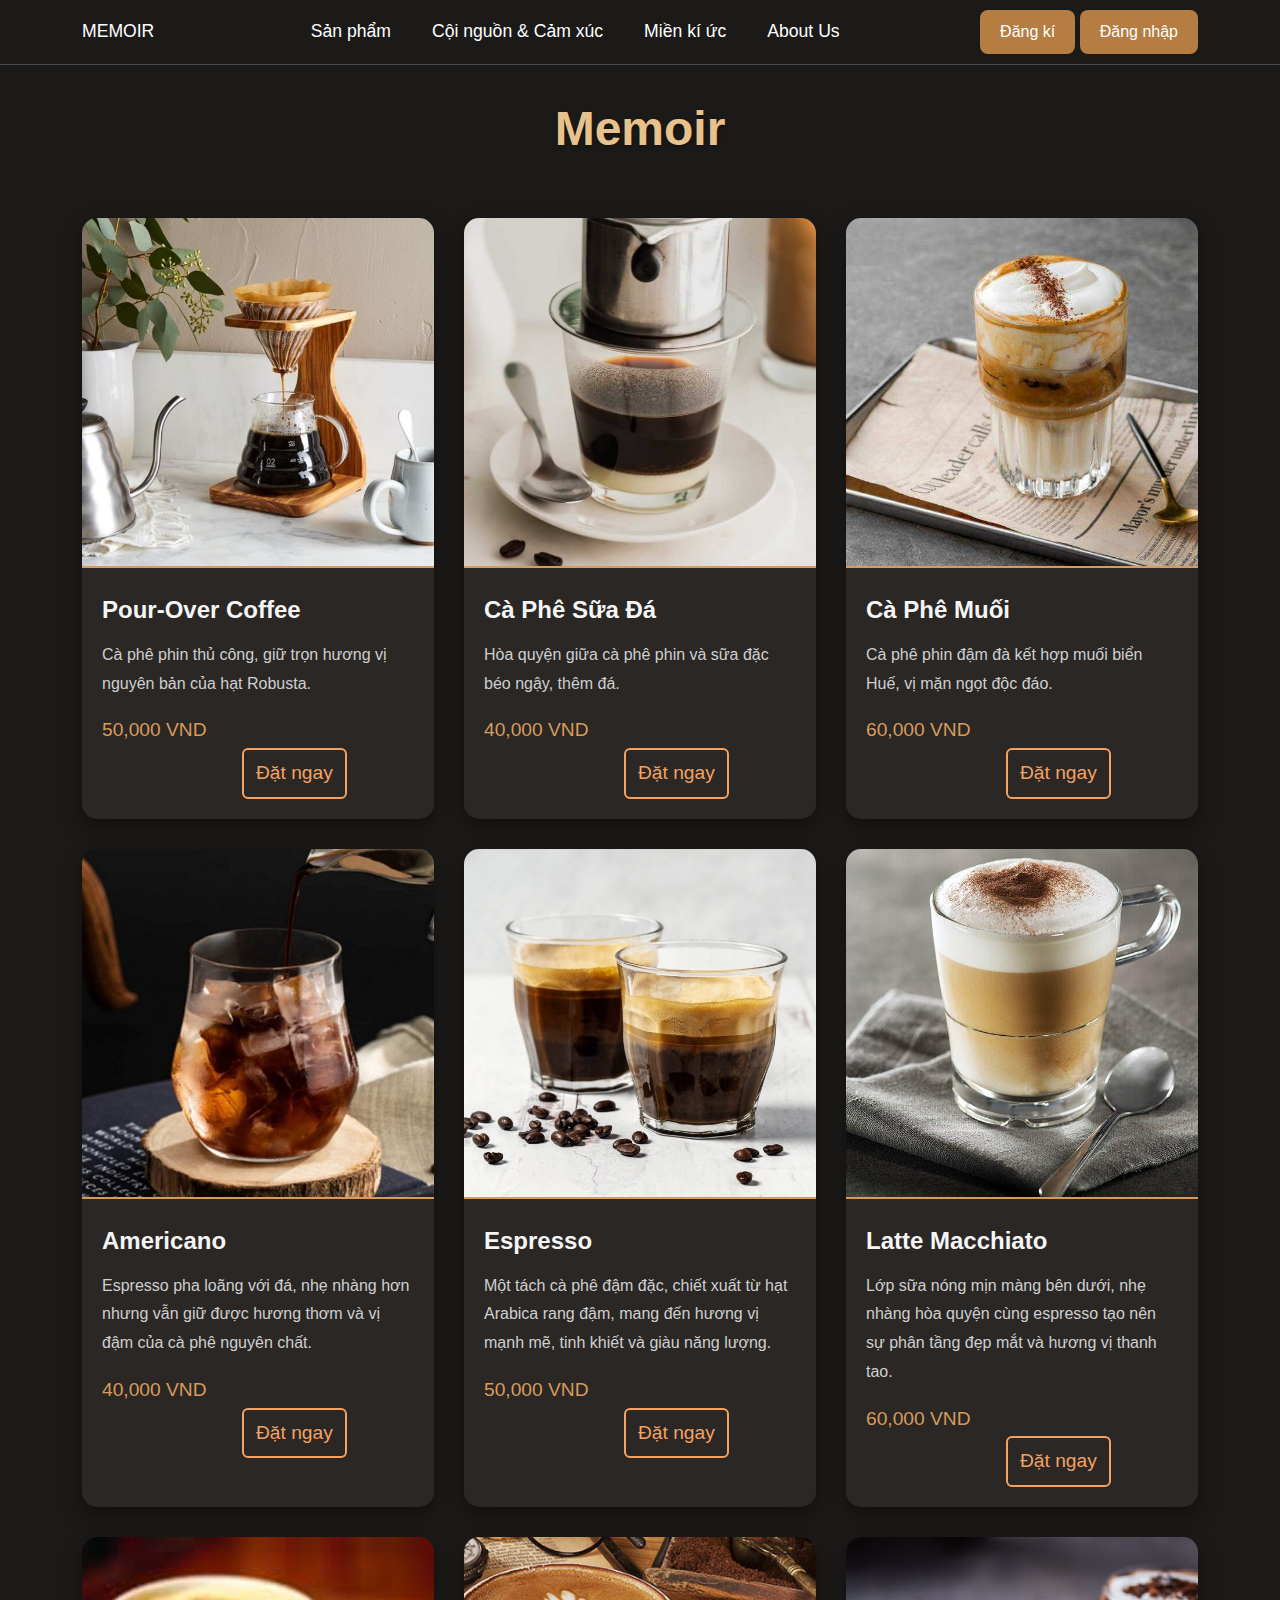
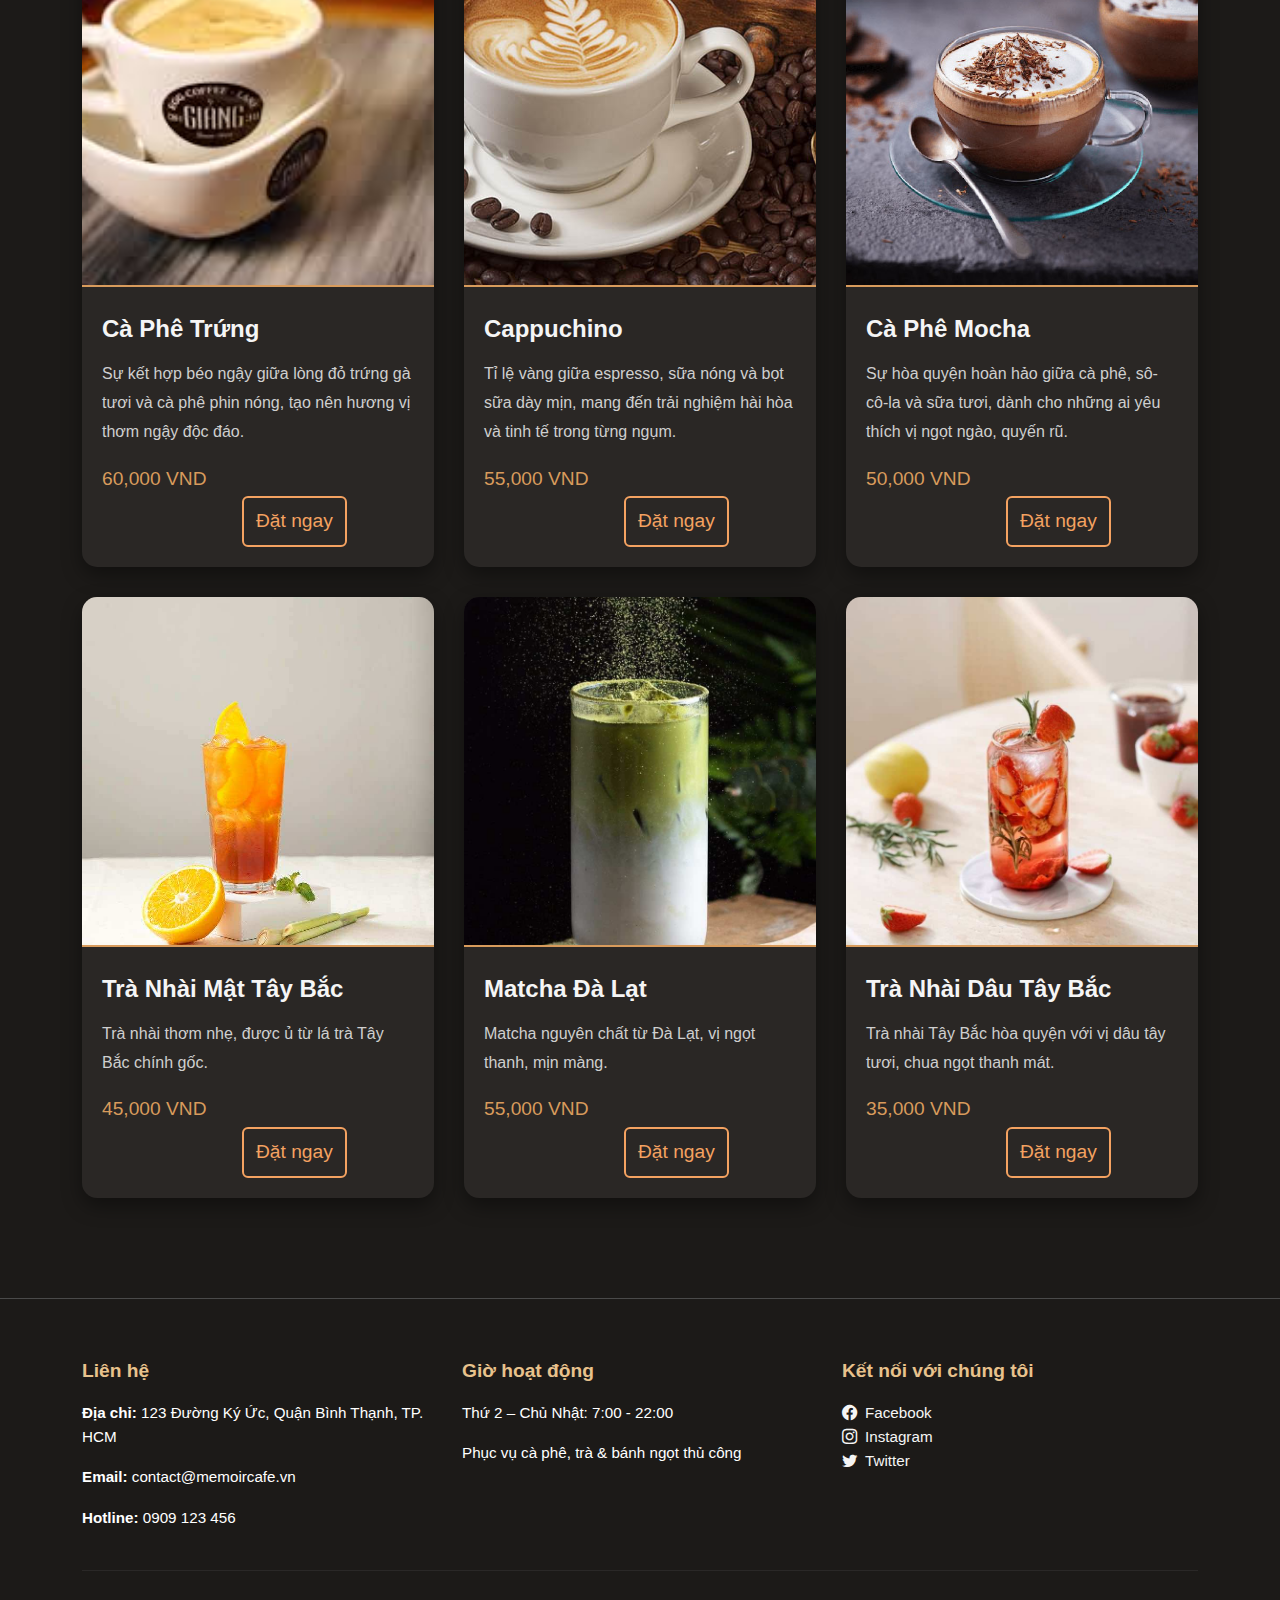
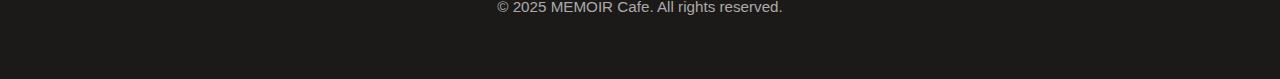
<file: MenuMemoir.html>
<!DOCTYPE html>
<html lang="en">
    <head>
        <meta charset="UTF-8" />
        <meta name="viewport" content="width=device-width, initial-scale=1.0" />
        <title>Memoir - Menu</title>
        <link
            href="https://cdn.jsdelivr.net/npm/bootstrap@5.3.3/dist/css/bootstrap.min.css"
            rel="stylesheet"
            />
        <link href="https://cdn.jsdelivr.net/npm/bootstrap-icons@1.10.5/font/bootstrap-icons.css" rel="stylesheet">
        <link rel="icon" href="favicon.ico" type="image/x-icon" />
        <style>
            body {
                font-family: 'Segoe UI', 'Roboto', sans-serif;
                background-color: #1c1a18;
                color: #f5f5f5;
                line-height: 1.8;
            }

            .navbar {
                position: fixed;
                width: 100%;
                background-color: #1c1a18;
                border-bottom: 1px solid #4a4a4a;
                z-index: 99;

            }

            .navbar-brand,
            .nav-link {

                color: #fff !important;
                font-weight: 500;
                font-size: 1.1rem;
                transition: color 0.3s ease;
            }

            .nav-link:hover {
                color: #d89b5c !important;
            }

            .btn-register {
                background-color: #b57d42;
                border: none;
                padding: 10px 20px;
                border-radius: 8px;
                font-weight: 500;
                transition: background-color 0.3s ease;
            }

            .btn-register:hover {
                background-color: #d89b5c;
            }

            .menu-section {
                padding: 100px 0;
                background-color: #1c1a18;
            }

            .menu-section h1 {
                font-size: 3rem;
                color: #e8c28c;
                font-weight: 700;
                text-align: center;
                margin-bottom: 60px;
                text-shadow: 0 2px 4px rgba(0, 0, 0, 0.3);
            }

            .menu-grid {
                display: grid;
                gap: 30px;
            }

            .menu-item {
                background-color: #2a2725;
                border-radius: 15px;
                overflow: hidden;
                box-shadow: 0 8px 20px rgba(0, 0, 0, 0.4);
                transition: transform 0.3s ease, box-shadow 0.3s ease;
                z-index: 1;
            }

            .menu-item:hover {
                transform: translateY(-10px);
                box-shadow: 0 12px 24px rgba(0, 0, 0, 0.5);
            }

            .menu-item img {
                width: 100%;
                height: 350px;
                object-fit: cover;
                border-bottom: 2px solid #d89b5c;
            }

            .menu-item-content {
                padding: 20px;
            }

            .menu-item-name {
                font-size: 1.5rem;
                color: #f5f5f5;
                font-weight: 600;
                margin-bottom: 10px;
            }

            .menu-item-description {
                font-size: 1rem;
                color: #cfcfcf;
                margin-bottom: 15px;
            }

            .menu-item-price {
                font-size: 1.2rem;
                color: #d89b5c;
                font-weight: 500;
            }

            .footer-custom {
                background-color: #1c1a18;
                font-size: 0.95rem;
                line-height: 1.6;
                padding: 60px 0;
                border-top: 1px solid #4a4a4a;
            }

            .footer-heading {
                color: #e8c28c;
                font-size: 1.2rem;
                font-weight: 600;
                margin-bottom: 1.2rem;
            }

            .footer-link {
                color: #f5f5f5;
                text-decoration: none;
                transition: color 0.3s ease;
            }

            .footer-link:hover {
                color: #d89b5c;
                text-decoration: underline;
            }



            @media (min-width: 992px) {
                .menu-grid {
                    grid-template-columns: repeat(3, 1fr);
                    grid-template-rows: repeat(2, auto);
                }
            }

            @media (max-width: 991px) {
                .menu-grid {
                    grid-template-columns: repeat(auto-fit, minmax(300px, 1fr));
                }
            }

            @media (max-width: 768px) {
                .menu-section h1 {
                    font-size: 2.2rem;
                }

                .menu-item-name {
                    font-size: 1.3rem;
                }

                .menu-item-price {
                    font-size: 1.1rem;
                }

                .menu-item img {
                    height: 180px;
                }
            }
        </style>
    </head>
    <body>
        <nav class="navbar navbar-expand-lg">
            <div class="container">
                <a class="navbar-brand" href="index.html">MEMOIR</a>
                <button
                    class="navbar-toggler"
                    type="button"
                    data-bs-toggle="collapse"
                    data-bs-target="#navbarNav"
                    >
                    <span class="navbar-toggler-icon"></span>
                </button>
                <div class="collapse navbar-collapse" id="navbarNav" style="flex-grow: 0">
                    <ul class="navbar-nav me-auto mb-2 mb-lg-0" style="gap: 25px">
                        <li class="nav-item"><a class="nav-link active" href="MenuMemoir.html">Sản phẩm</a></li>
                        <li class="nav-item"><a class="nav-link" href="index.html">Cội nguồn & Cảm xúc</a></li>
                        <li class="nav-item"><a class="nav-link" href="MienKiUc.html">Miền kí ức</a></li>

                        <li class="nav-item"><a class="nav-link" href="AboutUs.html">About Us</a></li>
                    </ul>
                </div>
                <div>
                    <a class="btn btn-register" href="Register.html" style="color: white">Đăng kí</a>
                    <a class="btn btn-register" href="Login.html" style="color: white">Đăng nhập</a>
                </div>
            </div>
        </nav>

        <section class="menu-section">
            <div class="container">
                <h1 class="custom-title">Memoir</h1>
                <div class="menu-grid">
                    <!-- Cà Phê Đen Đá -->

                    <div class="menu-item">
                        <img src="den.jpg" alt="Pour-Over Coffee">
                        <div class="menu-item-content">
                            <div class="menu-item-name">Pour-Over Coffee</div>
                            <div class="menu-item-description">Cà phê phin thủ công, giữ trọn hương vị nguyên bản của hạt Robusta.</div>
                            <div class="menu-item-price">50,000 VND
                                <button class="btn-order" style="margin-left: 140px; padding: 6px 12px; border: 2px solid #f4a261; background-color: transparent; color: #f4a261; border-radius: 6px; cursor: pointer; transition: 0.3s;" onmouseover="this.style.backgroundColor = '#f4a261'; this.style.color = 'white'" onmouseout="this.style.backgroundColor = 'transparent'; this.style.color = '#f4a261'">
                                    Đặt ngay
                                </button>

                            </div>
                        </div>
                    </div>


                    <!-- Cà Phê Sữa Đá -->
                    <div class="menu-item">
                        <img src="sua.jpg" alt="Cà Phê Sữa Đá">
                        <div class="menu-item-content">
                            <div class="menu-item-name">Cà Phê Sữa Đá</div>
                            <div class="menu-item-description">Hòa quyện giữa cà phê phin và sữa đặc béo ngậy, thêm đá.</div>
                            <div class="menu-item-price">40,000 VND
                                <button class="btn-order" style="margin-left: 140px; padding: 6px 12px; border: 2px solid #f4a261; background-color: transparent; color: #f4a261; border-radius: 6px; cursor: pointer; transition: 0.3s;" onmouseover="this.style.backgroundColor = '#f4a261'; this.style.color = 'white'" onmouseout="this.style.backgroundColor = 'transparent'; this.style.color = '#f4a261'">
                                    Đặt ngay
                                </button>
                            </div>
                        </div>
                    </div>
                    <!-- Pour-Over Coffee -->


                    <div class="menu-item">
                        <img src="muoi.jpg" alt="Trà Sen Vàng">
                        <div class="menu-item-content">
                            <div class="menu-item-name">Cà Phê Muối</div>
                            <div class="menu-item-description">Cà phê phin đậm đà kết hợp muối biển Huế, vị mặn ngọt độc đáo.</div>
                            <div class="menu-item-price">60,000 VND
                                <button class="btn-order" style="margin-left: 140px; padding: 6px 12px; border: 2px solid #f4a261; background-color: transparent; color: #f4a261; border-radius: 6px; cursor: pointer; transition: 0.3s;" onmouseover="this.style.backgroundColor = '#f4a261'; this.style.color = 'white'" onmouseout="this.style.backgroundColor = 'transparent'; this.style.color = '#f4a261'">
                                    Đặt ngay
                                </button>
                            </div>
                        </div>
                    </div>



                    <div class="menu-item">
                        <img src="americano.jpg" alt="Cà phê trứng">
                        <div class="menu-item-content">
                            <div class="menu-item-name">Americano</div>
                            <div class="menu-item-description">Espresso pha loãng với đá, nhẹ nhàng hơn nhưng vẫn giữ được hương thơm và vị đậm của cà phê nguyên chất.</div>
                            <div class="menu-item-price">40,000 VND
                                <button class="btn-order" style="margin-left: 140px; padding: 6px 12px; border: 2px solid #f4a261; background-color: transparent; color: #f4a261; border-radius: 6px; cursor: pointer; transition: 0.3s;" onmouseover="this.style.backgroundColor = '#f4a261'; this.style.color = 'white'" onmouseout="this.style.backgroundColor = 'transparent'; this.style.color = '#f4a261'">
                                    Đặt ngay
                                </button>
                            </div>
                        </div>
                    </div>
                    <!-- Matcha Đà Lạt -->
                    <div class="menu-item">
                        <img src="espresso.jpg" alt="Matcha Đà Lạt">
                        <div class="menu-item-content">
                            <div class="menu-item-name">Espresso</div>
                            <div class="menu-item-description">Một tách cà phê đậm đặc, chiết xuất từ hạt Arabica rang đậm, mang đến hương vị mạnh mẽ, tinh khiết và giàu năng lượng.</div>
                            <div class="menu-item-price">50,000 VND
                                <button class="btn-order" style="margin-left: 140px; padding: 6px 12px; border: 2px solid #f4a261; background-color: transparent; color: #f4a261; border-radius: 6px; cursor: pointer; transition: 0.3s;" onmouseover="this.style.backgroundColor = '#f4a261'; this.style.color = 'white'" onmouseout="this.style.backgroundColor = 'transparent'; this.style.color = '#f4a261'">
                                    Đặt ngay
                                </button>
                            </div>
                        </div>
                    </div>
                    <!-- Trà Sen Vàng -->

                    <div class="menu-item">
                        <img src="macchiatohiato.jpg" alt="Cà Phê Đen Đá">
                        <div class="menu-item-content">
                            <div class="menu-item-name">Latte Macchiato</div>
                            <div class="menu-item-description">Lớp sữa nóng mịn màng bên dưới, nhẹ nhàng hòa quyện cùng espresso tạo nên sự phân tầng đẹp mắt và hương vị thanh tao.</div>
                            <div class="menu-item-price">60,000 VND
                                <button class="btn-order" style="margin-left: 140px; padding: 6px 12px; border: 2px solid #f4a261; background-color: transparent; color: #f4a261; border-radius: 6px; cursor: pointer; transition: 0.3s;" onmouseover="this.style.backgroundColor = '#f4a261'; this.style.color = 'white'" onmouseout="this.style.backgroundColor = 'transparent'; this.style.color = '#f4a261'">
                                    Đặt ngay
                                </button>
                            </div>
                        </div>
                    </div>





                    <!--  -->
                    <div class="menu-item">
                        <img src="cafetrung.jpg" alt="Cà phê trứng">
                        <div class="menu-item-content">
                            <div class="menu-item-name">Cà Phê Trứng</div>
                            <div class="menu-item-description">Sự kết hợp béo ngậy giữa lòng đỏ trứng gà tươi và cà phê phin nóng, tạo nên hương vị thơm ngậy độc đáo.</div>
                            <div class="menu-item-price">60,000 VND

                                <button class="btn-order" style="margin-left: 140px; padding: 6px 12px; border: 2px solid #f4a261; background-color: transparent; color: #f4a261; border-radius: 6px; cursor: pointer; transition: 0.3s;" onmouseover="this.style.backgroundColor = '#f4a261'; this.style.color = 'white'" onmouseout="this.style.backgroundColor = 'transparent'; this.style.color = '#f4a261'">
                                    Đặt ngay
                                </button></div>
                        </div>
                    </div>
                    <!-- Matcha Đà Lạt -->
                    <div class="menu-item">
                        <img src="cappuchino.jpg" alt="Matcha Đà Lạt">
                        <div class="menu-item-content">
                            <div class="menu-item-name">Cappuchino</div>
                            <div class="menu-item-description">Tỉ lệ vàng giữa espresso, sữa nóng và bọt sữa dày mịn, mang đến trải nghiệm hài hòa và tinh tế trong từng ngụm.</div>
                            <div class="menu-item-price">55,000 VND
                                <button class="btn-order" style="margin-left: 140px; padding: 6px 12px; border: 2px solid #f4a261; background-color: transparent; color: #f4a261; border-radius: 6px; cursor: pointer; transition: 0.3s;" onmouseover="this.style.backgroundColor = '#f4a261'; this.style.color = 'white'" onmouseout="this.style.backgroundColor = 'transparent'; this.style.color = '#f4a261'">
                                    Đặt ngay
                                </button>
                            </div>
                        </div>
                    </div>
                    <!-- Trà Sen Vàng -->

                    <div class="menu-item">
                        <img src="caphemocha.jpg" alt="Cà Phê Đen Đá">
                        <div class="menu-item-content">
                            <div class="menu-item-name">Cà Phê Mocha</div>
                            <div class="menu-item-description">Sự hòa quyện hoàn hảo giữa cà phê, sô-cô-la và sữa tươi, dành cho những ai yêu thích vị ngọt ngào, quyến rũ.</div>
                            <div class="menu-item-price">50,000 VND
                                <button class="btn-order" style="margin-left: 140px; padding: 6px 12px; border: 2px solid #f4a261; background-color: transparent; color: #f4a261; border-radius: 6px; cursor: pointer; transition: 0.3s;" onmouseover="this.style.backgroundColor = '#f4a261'; this.style.color = 'white'" onmouseout="this.style.backgroundColor = 'transparent'; this.style.color = '#f4a261'">
                                    Đặt ngay
                                </button>
                            </div>
                        </div>
                    </div>




                    
                    
                    
                    
                    
                    
                    
                    
                    <!-- Trà Nhài Tây Bắc -->
                    <div class="menu-item">
                        <img src="dao.jpg" alt="Trà Nhài Tây Bắc">
                        <div class="menu-item-content">
                            <div class="menu-item-name">Trà Nhài Mật Tây Bắc</div>
                            <div class="menu-item-description">Trà nhài thơm nhẹ, được ủ từ lá trà Tây Bắc chính gốc.</div>
                            <div class="menu-item-price">45,000 VND
                                <button class="btn-order" style="margin-left: 140px; padding: 6px 12px; border: 2px solid #f4a261; background-color: transparent; color: #f4a261; border-radius: 6px; cursor: pointer; transition: 0.3s;" onmouseover="this.style.backgroundColor = '#f4a261'; this.style.color = 'white'" onmouseout="this.style.backgroundColor = 'transparent'; this.style.color = '#f4a261'">
                                    Đặt ngay
                                </button>
                            </div>
                        </div>
                    </div>
                    <!-- Matcha Đà Lạt -->
                    <div class="menu-item">
                        <img src="matcha1.jpg" alt="Matcha Đà Lạt">
                        <div class="menu-item-content">
                            <div class="menu-item-name">Matcha Đà Lạt</div>
                            <div class="menu-item-description">Matcha nguyên chất từ Đà Lạt, vị ngọt thanh, mịn màng.</div>
                            <div class="menu-item-price">55,000 VND
                                <button class="btn-order" style="margin-left: 140px; padding: 6px 12px; border: 2px solid #f4a261; background-color: transparent; color: #f4a261; border-radius: 6px; cursor: pointer; transition: 0.3s;" onmouseover="this.style.backgroundColor = '#f4a261'; this.style.color = 'white'" onmouseout="this.style.backgroundColor = 'transparent'; this.style.color = '#f4a261'">
                                    Đặt ngay
                                </button>
                            </div>
                        </div>
                    </div>
                    <!-- Trà Sen Vàng -->

                    <div class="menu-item">
                        <img src="dau.jpg" alt="Cà Phê Đen Đá">
                        <div class="menu-item-content">
                            <div class="menu-item-name">Trà Nhài Dâu Tây Bắc</div>
                            <div class="menu-item-description">Trà nhài Tây Bắc hòa quyện với vị dâu tây tươi, chua ngọt thanh mát.</div>
                            <div class="menu-item-price">35,000 VND
                                <button class="btn-order" style="margin-left: 140px; padding: 6px 12px; border: 2px solid #f4a261; background-color: transparent; color: #f4a261; border-radius: 6px; cursor: pointer; transition: 0.3s;" onmouseover="this.style.backgroundColor = '#f4a261'; this.style.color = 'white'" onmouseout="this.style.backgroundColor = 'transparent'; this.style.color = '#f4a261'">
                                    Đặt ngay
                                </button>
                            </div>
                        </div>
                    </div>



                </div>
            </div>
        </section>

        <footer class="footer-custom text-white">
            <div class="container">
                <div class="row gy-4">
                    <div class="col-md-4">
                        <h5 class="footer-heading">Liên hệ</h5>
                        <p><strong>Địa chỉ:</strong> 123 Đường Ký Ức, Quận Bình Thạnh, TP. HCM</p>
                        <p><strong>Email:</strong> contact@memoircafe.vn</p>
                        <p><strong>Hotline:</strong> 0909 123 456</p>
                    </div>
                    <div class="col-md-4">
                        <h5 class="footer-heading">Giờ hoạt động</h5>
                        <p>Thứ 2 – Chủ Nhật: 7:00 - 22:00</p>
                        <p>Phục vụ cà phê, trà & bánh ngọt thủ công</p>
                    </div>
                    <div class="col-md-4">
                        <h5 class="footer-heading">Kết nối với chúng tôi</h5>
                        <p>
                            <a href="https://www.facebook.com/profile.php?id=61576429155130" class="footer-link"><i class="bi bi-facebook me-2"></i>Facebook</a><br>
                            <a href="#" class="footer-link"><i class="bi bi-instagram me-2"></i>Instagram</a><br>
                            <a href="#" class="footer-link"><i class="bi bi-twitter me-2"></i>Twitter</a>
                        </p>
                    </div>
                </div>
                <hr class="my-4" style="border-top: 1px solid #555;">
                <div class="text-center" style="color: #aaa;">
                    © 2025 MEMOIR Cafe. All rights reserved.
                </div>
            </div>
        </footer>

        <script src="https://cdn.jsdelivr.net/npm/bootstrap@5.3.3/dist/js/bootstrap.bundle.min.js"></script>
    </body>
</html>
</file>
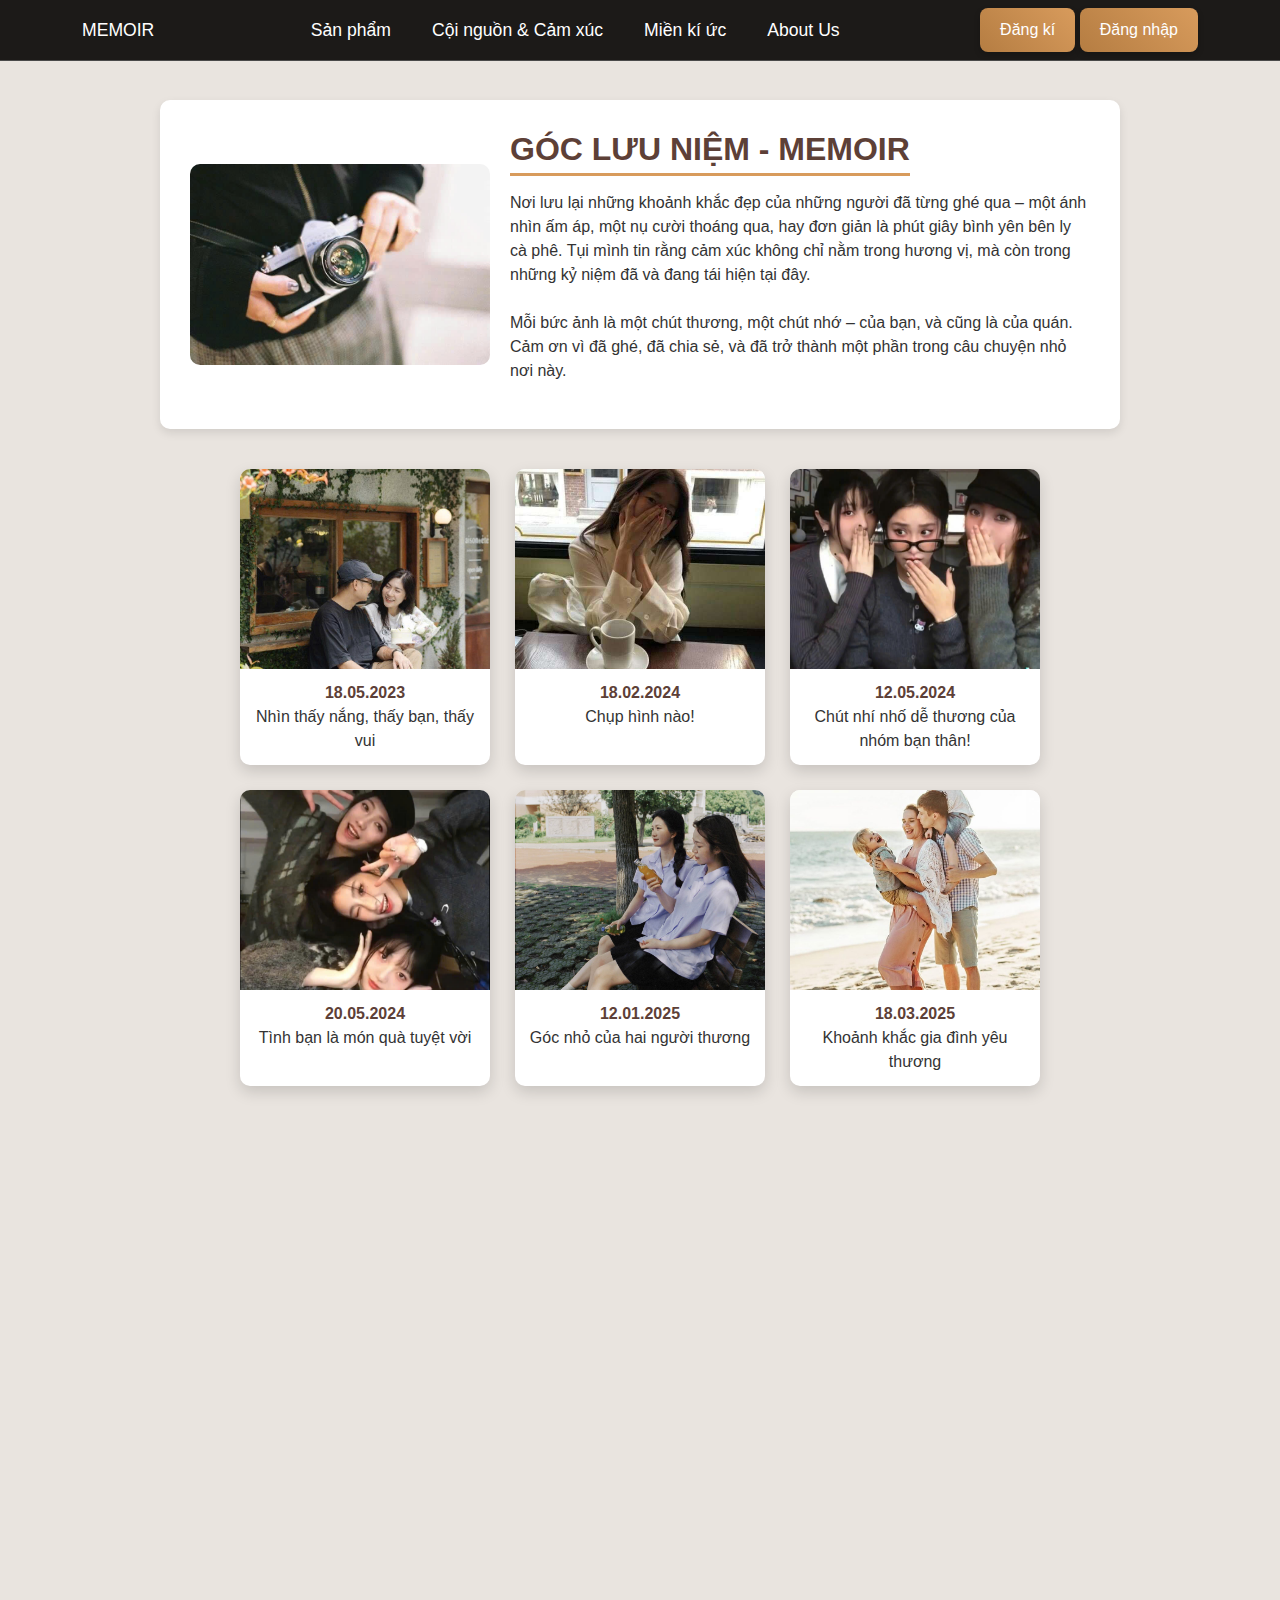
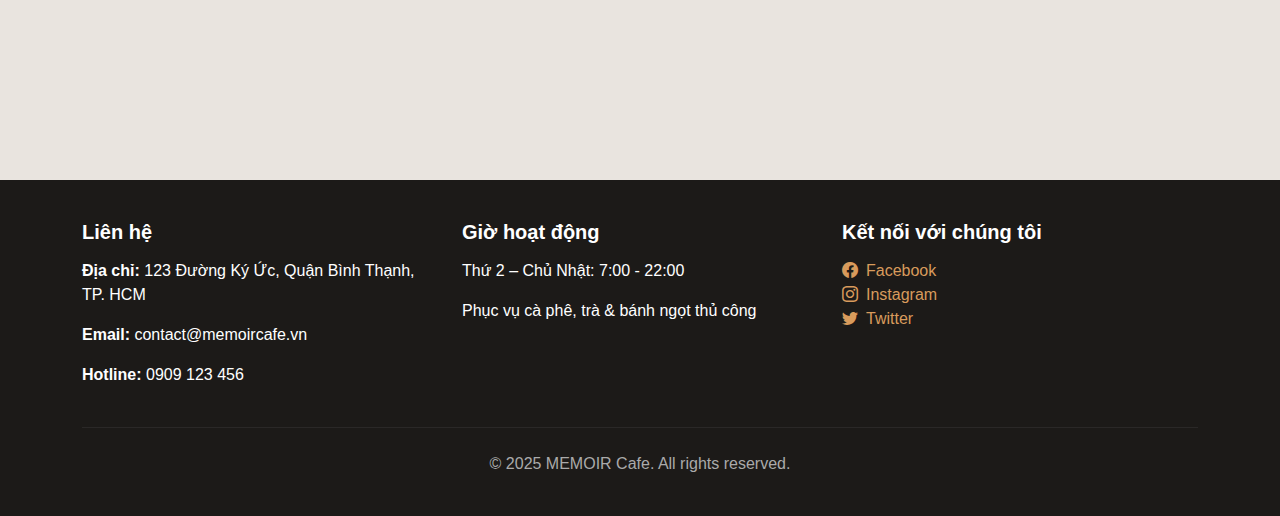
<file: MienKiUc.html>
<!DOCTYPE html>
<html lang="vi">
    <head>
        <meta charset="UTF-8" />
        <meta name="viewport" content="width=device-width, initial-scale=1.0"/>
        <title>Miền Ký Ức - Memoir</title>
        <link href="https://cdn.jsdelivr.net/npm/bootstrap@5.3.3/dist/css/bootstrap.min.css" rel="stylesheet" />
        <link href="https://cdn.jsdelivr.net/npm/bootstrap-icons@1.10.5/font/bootstrap-icons.css" rel="stylesheet" />
        <link rel="icon" href="favicon.ico" type="image/x-icon" />
        <style>
            body {
                font-family: 'Segoe UI', 'Roboto', sans-serif;
                background: #e9e4df url('https://www.transparenttextures.com/patterns/wood-pattern.png');
                color: #333;
                margin: 0;
                scroll-behavior: smooth;
            }

            .navbar {
                position: fixed;
                top: 0;
                left: 0;
                width: 100%;
                z-index: 999;
                background-color: #1c1a18;
                border-bottom: 1px solid #4a4a4a;
            }

            .navbar-brand,
            .nav-link {
                color: #fff !important;
                font-weight: 500;
                font-size: 1.1rem;
                transition: color 0.3s ease;
            }

            .nav-link:hover {
                color: #d89b5c !important;
            }

            .btn-register {
                background: linear-gradient(45deg, #b57d42, #d89b5c);
                border: none;
                padding: 10px 20px;
                border-radius: 8px;
                font-weight: 500;
                box-shadow: 0 3px 6px rgba(0,0,0,0.2);
                transition: all 0.3s ease;
            }

            .btn-register:hover {
                background: linear-gradient(45deg, #d89b5c, #b57d42);
                transform: scale(1.05);
            }

            .memory-section {
                max-width: 1000px;
                margin: 100px auto;
                padding: 0 20px;
            }

            .memory-intro {
                background-color: #fff;
                padding: 30px;
                border-radius: 10px;
                box-shadow: 0 4px 10px rgba(0,0,0,0.1);
                margin-bottom: 40px;
            }

            .memory-intro h2 {
                color: #5d4037;
                font-weight: bold;
                margin-bottom: 15px;
                border-bottom: 3px solid #d89b5c;
                display: inline-block;
                padding-bottom: 5px;
            }

            .gallery {
                display: flex;
                flex-wrap: wrap;
                gap: 25px;
                justify-content: center;
            }

            .gallery-item {
                background-color: white;
                border-radius: 10px;
                box-shadow: 0 6px 15px rgba(0,0,0,0.15);
                overflow: hidden;
                width: 250px;
                transition: transform 0.3s ease, box-shadow 0.3s ease;
                opacity: 0;
                transform: translateY(20px);
            }

            .gallery-item.show {
                opacity: 1;
                transform: translateY(0);
            }

            .gallery-item:hover {
                transform: scale(1.03);
                box-shadow: 0 8px 18px rgba(0,0,0,0.25);
            }

            .gallery-item img {
                width: 100%;
                height: 200px; /* Chiều cao cố định */
                object-fit: cover; /* Cắt ảnh vừa khung */
                transition: filter 0.3s ease;
                display: block;
            }

            .gallery-item:hover img {
                filter: brightness(105%);
            }

            .gallery-caption {
                padding: 12px;
                font-size: 1rem;
                text-align: center;
                line-height: 1.5;
            }

            .gallery-caption strong {
                color: #5d4037;
            }

            footer {
                background-color: #1c1a18;
                padding: 40px 0;
                color: #fff;
            }

            .footer-heading {
                font-weight: bold;
                margin-bottom: 15px;
            }

            .footer-link {
                color: #d89b5c;
                text-decoration: none;
            }

            .footer-link:hover {
                color: #e8c28c;
                text-decoration: underline;
            }

            @media (max-width: 768px) {
                .gallery {
                    flex-direction: column;
                    align-items: center;
                }

                .gallery-item {
                    width: 90%;
                }
            }
        </style>
    </head>
    <body>

        <!-- NAVBAR -->
        <nav class="navbar navbar-expand-lg">
            <div class="container">
                <a class="navbar-brand" href="index.html">MEMOIR</a>
                <button class="navbar-toggler" type="button" data-bs-toggle="collapse" data-bs-target="#navbarNav">
                    <span class="navbar-toggler-icon"></span>
                </button>
                <div class="collapse navbar-collapse" id="navbarNav" style="flex-grow: 0">
                    <ul class="navbar-nav me-auto mb-2 mb-lg-0" style="gap: 25px">

                        <li class="nav-item"><a class="nav-link" href="MenuMemoir.html">Sản phẩm</a></li>
                        <li class="nav-item"><a class="nav-link" href="ThuongHieu.html">Cội nguồn & Cảm xúc</a></li>
                        <li class="nav-item"><a class="nav-link" href="MienKiUc.html">Miền kí ức</a></li>

                        <li class="nav-item"><a class="nav-link" href="AboutUs.html">About Us</a></li>
                    </ul>
                </div>
                <div>
                    <a class="btn btn-register" href="Register.html" style="color: white">Đăng kí</a>
                    <a class="btn btn-register" href="Login.html" style="color: white">Đăng nhập</a>
                </div>
            </div>
        </nav>

        <!-- MEMORY SECTION -->
        <section class="memory-section">
            <div class="memory-intro d-flex flex-wrap align-items-center" style="gap: 20px;">
                <img src="đauo.jpg" alt="Máy ảnh" class="img-fluid" style="max-width: 300px; border-radius: 10px;" />
                <div style="flex: 1; min-width: 260px;">
                    <h2 style="color: #5d4037; font-weight: bold;">GÓC LƯU NIỆM - MEMOIR</h2>
                    <p>
                        Nơi lưu lại những khoảnh khắc đẹp của những người đã từng ghé qua – một ánh nhìn ấm áp, một nụ cười thoáng qua, hay đơn giản là phút giây bình yên bên ly cà phê. Tụi mình tin rằng cảm xúc không chỉ nằm trong hương vị, mà còn trong những kỷ niệm đã và đang tái hiện tại đây.
                        <br><br>
                        Mỗi bức ảnh là một chút thương, một chút nhớ – của bạn, và cũng là của quán. Cảm ơn vì đã ghé, đã chia sẻ, và đã trở thành một phần trong câu chuyện nhỏ nơi này.
                    </p>
                </div>
            </div>

            <div class="gallery">
                <div class="gallery-item">
                    <img src="mot.jpg" alt="Ảnh 1">
                    <div class="gallery-caption">
                        <strong>18.05.2023</strong><br>
                        Nhìn thấy nắng, thấy bạn, thấy vui
                    </div>
                </div>

                <div class="gallery-item">
                    <img src="thay5.jpg" alt="Group of 5 ideas">
                    
                    <div class="gallery-caption">
                        <strong>18.02.2024</strong><br>
                        Chụp hình nào!</div>
                </div>

                <div class="gallery-item">
                    <img src="ba.jpg" alt="Ảnh nhóm vui vẻ">
                    <div class="gallery-caption">
                        <strong>12.05.2024</strong><br>
                        Chút nhí nhố dễ thương của nhóm bạn thân!</div>
                </div>

                <div class="gallery-item">
                    <img src="bon.jpg" alt="Bạn bè ở cafe">
                    <div class="gallery-caption">
                        <strong>20.05.2024</strong><br>
                        Tình bạn là món quà tuyệt vời</div>
                </div>

                <div class="gallery-item">
                    <img src="hainguoi.jpg" alt="Cặp đôi ở quán">
                    
                    <div class="gallery-caption">
                        <strong>12.01.2025</strong><br>
                        Góc nhỏ của hai người thương</div>
                </div>

                <div class="gallery-item">
                    <img src="giadinh.jpg" alt="Ảnh gia đình">

                    <div class="gallery-caption">
                        <strong>18.03.2025</strong><br>
                        Khoảnh khắc gia đình yêu thương</div>
                </div>
                
                
                
                
                
                
                <div class="gallery-item">
                    <img src="mienkiuc1.jpg" alt="Bạn bè ở cafe">
                    
                    <div class="gallery-caption">
                        <strong>04.04.2025</strong><br>
                        Tự tin khẳng định chất riêng</div>
                </div>

                <div class="gallery-item">
                    <img src="mienkiuc2.jpg" alt="Cặp đôi ở quán">
                    
                    <div class="gallery-caption">
                        <strong>18.04.2025</strong><br>
                        Vui vì bạn đã ở đây</div>
                </div>

                <div class="gallery-item">
                    <img src="mienkiuc3.jpg" alt="Ảnh gia đình">
                    
                    <div class="gallery-caption">
                        <strong>31.05.2025</strong><br>
                        Mong mỏi ngày quay lại</div>
                </div>
                
                
                
                
                <div class="gallery-item">
                    <img src="mienkiuc4.jpg" alt="Bạn bè ở cafe">
                    
                    <div class="gallery-caption">
                        <strong>01.06.2025</strong><br>
                        Khác lạ</div>
                </div>

                <div class="gallery-item">
                    <img src="mienkiuc5.jpg" alt="Cặp đôi ở quán">
                    
                    <div class="gallery-caption">
                        <strong>10.06.2025</strong><br>
                        Tiếc nuồi tuổi trẻ</div>
                </div>

                <div class="gallery-item">
                    <img src="mienkiuc6.jpg" alt="Ảnh gia đình">
                    
                    <div class="gallery-caption">
                        <strong>18.06.2025</strong><br>
                        Mùa hạ, chúng ta phải xa</div>
                </div>
            </div>
        </section>

        <!-- FOOTER -->
        <footer class="footer-custom text-white">
            <div class="container">
                <div class="row gy-4">
                    <div class="col-md-4">
                        <h5 class="footer-heading">Liên hệ</h5>
                        <p><strong>Địa chỉ:</strong> 123 Đường Ký Ức, Quận Bình Thạnh, TP. HCM</p>
                        <p><strong>Email:</strong> contact@memoircafe.vn</p>
                        <p><strong>Hotline:</strong> 0909 123 456</p>
                    </div>
                    <div class="col-md-4">
                        <h5 class="footer-heading">Giờ hoạt động</h5>
                        <p>Thứ 2 – Chủ Nhật: 7:00 - 22:00</p>
                        <p>Phục vụ cà phê, trà & bánh ngọt thủ công</p>
                    </div>
                    <div class="col-md-4">
                        <h5 class="footer-heading">Kết nối với chúng tôi</h5>
                        <p style="color: white !important">
                            <a href="https://www.facebook.com/profile.php?id=61576429155130" class="footer-link"><i class="bi bi-facebook me-2"></i>Facebook</a><br>
                            <a href="#" class="footer-link"><i class="bi bi-instagram me-2"></i>Instagram</a><br>
                            <a href="#" class="footer-link"><i class="bi bi-twitter me-2"></i>Twitter</a>
                        </p>
                    </div>
                </div>
                <hr class="my-4" style="border-top: 1px solid #555;">
                <div class="text-center" style="color: #aaa;">
                    © 2025 MEMOIR Cafe. All rights reserved.
                </div>
            </div>
        </footer>

        <script src="https://cdn.jsdelivr.net/npm/bootstrap@5.3.3/dist/js/bootstrap.bundle.min.js"></script>
        <script>
            const items = document.querySelectorAll('.gallery-item');

            const observer = new IntersectionObserver(entries => {
                entries.forEach(entry => {
                    if (entry.isIntersecting) {
                        entry.target.classList.add('show');
                    }
                });
            }, {threshold: 0.1});

            items.forEach(item => {
                observer.observe(item);
            });
        </script>
    </body>
</html>
</file>
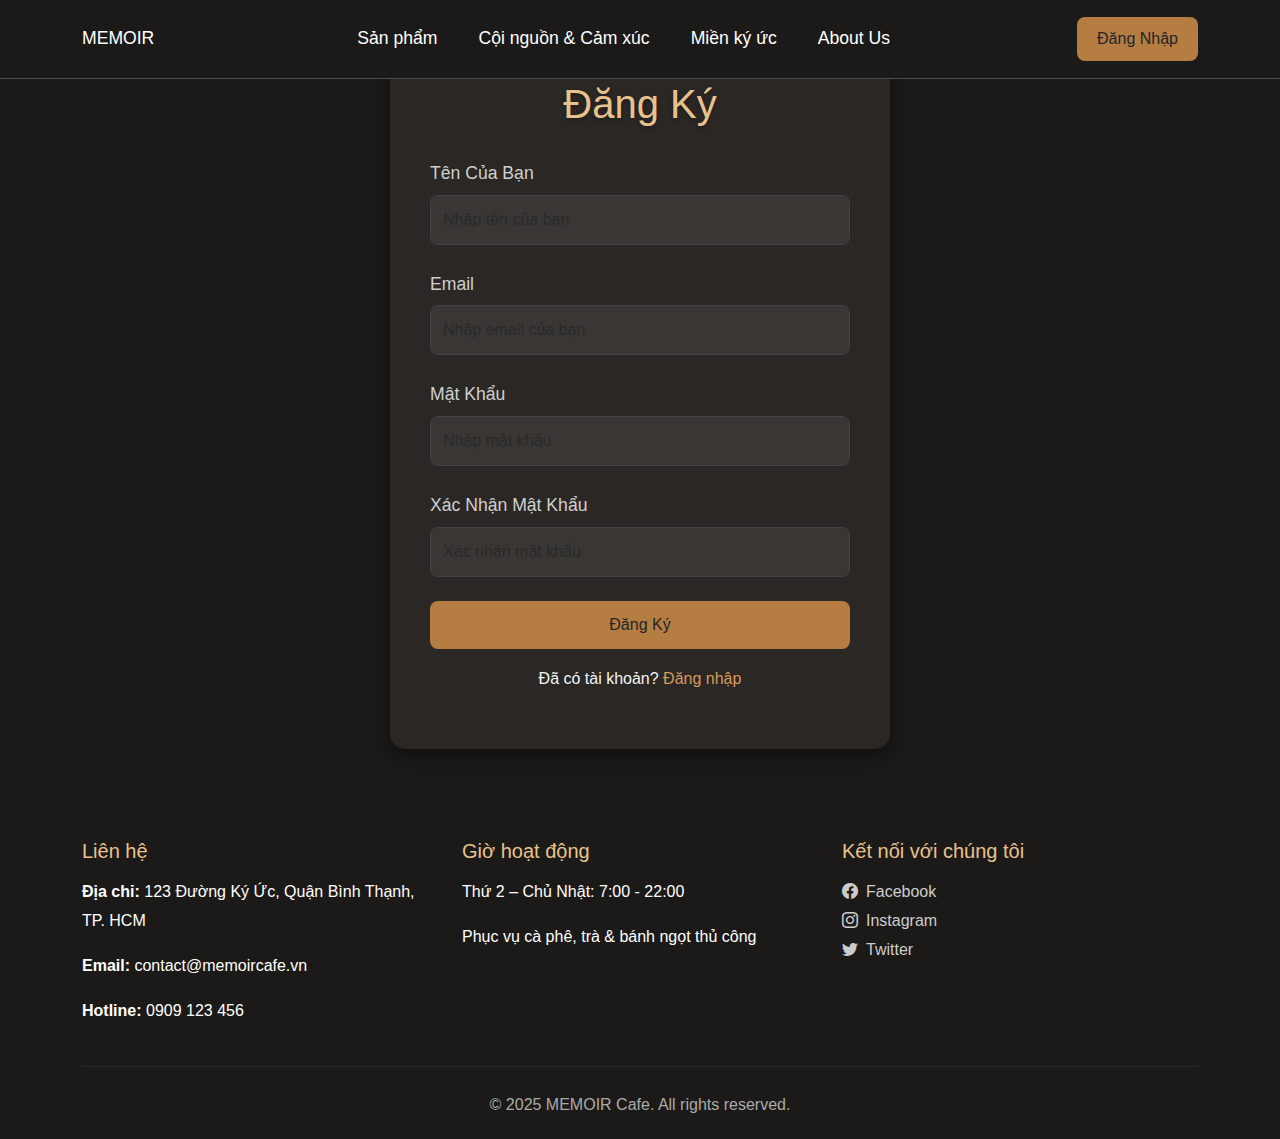
<file: Register.html>
<!DOCTYPE html>
<html lang="vi">
    <head>
        <meta charset="UTF-8" />
        <meta name="viewport" content="width=device-width, initial-scale=1.0" />
        <title>Memoir - Đăng Ký</title>

        <!-- Bootstrap & Icons -->
        <link href="https://cdn.jsdelivr.net/npm/bootstrap@5.3.3/dist/css/bootstrap.min.css" rel="stylesheet" />
        <link href="https://cdn.jsdelivr.net/npm/bootstrap-icons@1.10.5/font/bootstrap-icons.css" rel="stylesheet" />
        <link rel="icon" href="favicon.ico" type="image/x-icon" />

        <!-- Custom CSS -->
        <style>
            body {
                font-family: 'Segoe UI', 'Roboto', sans-serif;
                background-color: #1c1a18;
                color: #f5f5f5;
                line-height: 1.8;
                min-height: 100vh;
                display: flex;
                flex-direction: column;
            }

            /* Navbar */
            .navbar {
                position: fixed;
                width: 100%;
                background-color: #1c1a18;
                border-bottom: 1px solid #4a4a4a;
                padding: 15px 0;
            }

            .navbar-brand,
            .nav-link {
                color: #fff !important;
                font-weight: 500;
                font-size: 1.1rem;
                transition: color 0.3s ease;
            }

            .nav-link:hover {
                color: #d89b5c !important;
            }

            .btn-register {
                background-color: #b57d42;
                border: none;
                padding: 10px 20px;
                border-radius: 8px;
                font-weight: 500;
                transition: background-color 0.3s ease;
            }

            .btn-register:hover {
                background-color: #d89b5c;
            }

            /* Register Form */
            main {
                flex: 1;
                display: flex;
                justify-content: center;
                align-items: center;
                padding: 40px 0;
            }

            .register-section {
                background-color: #2a2725;
                padding: 40px;
                border-radius: 15px;
                box-shadow: 0 8px 20px rgba(0, 0, 0, 0.4);
                max-width: 500px;
                width: 100%;
            }

            .register-section h2 {
                font-size: 2.5rem;
                color: #e8c28c;
                text-align: center;
                margin-bottom: 30px;
                text-shadow: 0 2px 4px rgba(0, 0, 0, 0.3);
            }

            .form-group label {
                font-size: 1.1rem;
                color: #cfcfcf;
                margin-bottom: 5px;
            }

            .form-control {
                background-color: #3a3633;
                border: 1px solid #444;
                color: #f5f5f5;
                border-radius: 8px;
                padding: 12px;
                font-size: 1rem;
            }

            .form-control:focus {
                background-color: #3a3633;
                border-color: #d89b5c;
                box-shadow: 0 0 5px rgba(216, 155, 92, 0.5);
                color: #f5f5f5;
            }

            .btn-submit {
                background-color: #b57d42;
                border: none;
                padding: 12px;
                border-radius: 8px;
                font-weight: 500;
                width: 100%;
                transition: background-color 0.3s ease;
            }

            .btn-submit:hover {
                background-color: #d89b5c;
            }

            .text-center a {
                color: #d89b5c;
                text-decoration: none;
                transition: color 0.3s ease;
            }

            .text-center a:hover {
                color: #e8c28c;
                text-decoration: underline;
            }

            /* Footer */
            .footer-custom {
                background-color: #1c1a18;
                padding: 50px 0 20px;
            }

            .footer-heading {
                color: #e8c28c;
                margin-bottom: 15px;
            }

            .footer-link {
                color: #ccc;
                text-decoration: none;
            }

            .footer-link:hover {
                color: #fff;
            }

            @media (max-width: 768px) {
                .register-section {
                    padding: 20px;
                }

                .register-section h2 {
                    font-size: 2rem;
                }

                .form-control {
                    font-size: 0.95rem;
                }
            }
        </style>
    </head>

    <body>
        <!-- Navbar -->
        <nav class="navbar navbar-expand-lg">
            <div class="container">
                <a class="navbar-brand" href="index.html">MEMOIR</a>
                <button class="navbar-toggler" type="button" data-bs-toggle="collapse" data-bs-target="#navbarNav">
                    <span class="navbar-toggler-icon"></span>
                </button>

                <div class="collapse navbar-collapse" id="navbarNav" style="flex-grow: 0">
                    <ul class="navbar-nav me-auto mb-2 mb-lg-0" style="gap: 25px">

                        <li class="nav-item"><a class="nav-link" href="MenuMemoir.html">Sản phẩm</a></li>
                        <li class="nav-item"><a class="nav-link" href="index.html">Cội nguồn & Cảm xúc</a></li>
                        <li class="nav-item"><a class="nav-link" href="MienKiUc.html">Miền ký ức</a></li>
 
                        <li class="nav-item"><a class="nav-link" href="AboutUs.html">About Us</a></li>
                    </ul>
                </div>
                <div>
                    <a class="btn btn-register" href="Login.html">Đăng Nhập</a>
                </div>
            </div>
        </nav>

        <!-- Main Content -->
        <main>
            <section class="register-section">
                <h2>Đăng Ký</h2>
                <form>
                    <div class="form-group mb-4">
                        <label for="name">Tên Của Bạn</label>
                        <input type="text" class="form-control" id="name" placeholder="Nhập tên của bạn" required>
                    </div>
                    <div class="form-group mb-4">
                        <label for="email">Email</label>
                        <input type="email" class="form-control" id="email" placeholder="Nhập email của bạn" required>
                    </div>
                    <div class="form-group mb-4">
                        <label for="password">Mật Khẩu</label>
                        <input type="password" class="form-control" id="password" placeholder="Nhập mật khẩu" required>
                    </div>
                    <div class="form-group mb-4">
                        <label for="confirmPassword">Xác Nhận Mật Khẩu</label>
                        <input type="password" class="form-control" id="confirmPassword" placeholder="Xác nhận mật khẩu" required>
                    </div>
                    <button type="submit" class="btn btn-submit">Đăng Ký</button>
                    <p class="text-center mt-3">Đã có tài khoản? <a href="Login.html">Đăng nhập</a></p>
                </form>
            </section>
        </main>

        <!-- Footer -->
        <footer class="footer-custom text-white">
            <div class="container">
                <div class="row gy-4">
                    <div class="col-md-4">
                        <h5 class="footer-heading">Liên hệ</h5>
                        <p><strong>Địa chỉ:</strong> 123 Đường Ký Ức, Quận Bình Thạnh, TP. HCM</p>
                        <p><strong>Email:</strong> contact@memoircafe.vn</p>
                        <p><strong>Hotline:</strong> 0909 123 456</p>
                    </div>
                    <div class="col-md-4">
                        <h5 class="footer-heading">Giờ hoạt động</h5>
                        <p>Thứ 2 – Chủ Nhật: 7:00 - 22:00</p>
                        <p>Phục vụ cà phê, trà & bánh ngọt thủ công</p>
                    </div>
                    <div class="col-md-4">
                        <h5 class="footer-heading">Kết nối với chúng tôi</h5>
                        <p>
                            <a href="https://www.facebook.com/profile.php?id=61576429155130" class="footer-link"><i class="bi bi-facebook me-2"></i>Facebook</a><br>
                            <a href="#" class="footer-link"><i class="bi bi-instagram me-2"></i>Instagram</a><br>
                            <a href="#" class="footer-link"><i class="bi bi-twitter me-2"></i>Twitter</a>
                        </p>
                    </div>
                </div>
                <hr class="my-4" style="border-top: 1px solid #555;">
                <div class="text-center" style="color: #aaa;">
                    © 2025 MEMOIR Cafe. All rights reserved.
                </div>
            </div>
        </footer>

        <!-- Bootstrap JS -->
        <script src="https://cdn.jsdelivr.net/npm/bootstrap@5.3.3/dist/js/bootstrap.bundle.min.js"></script>
    </body>
</html>
</file>
